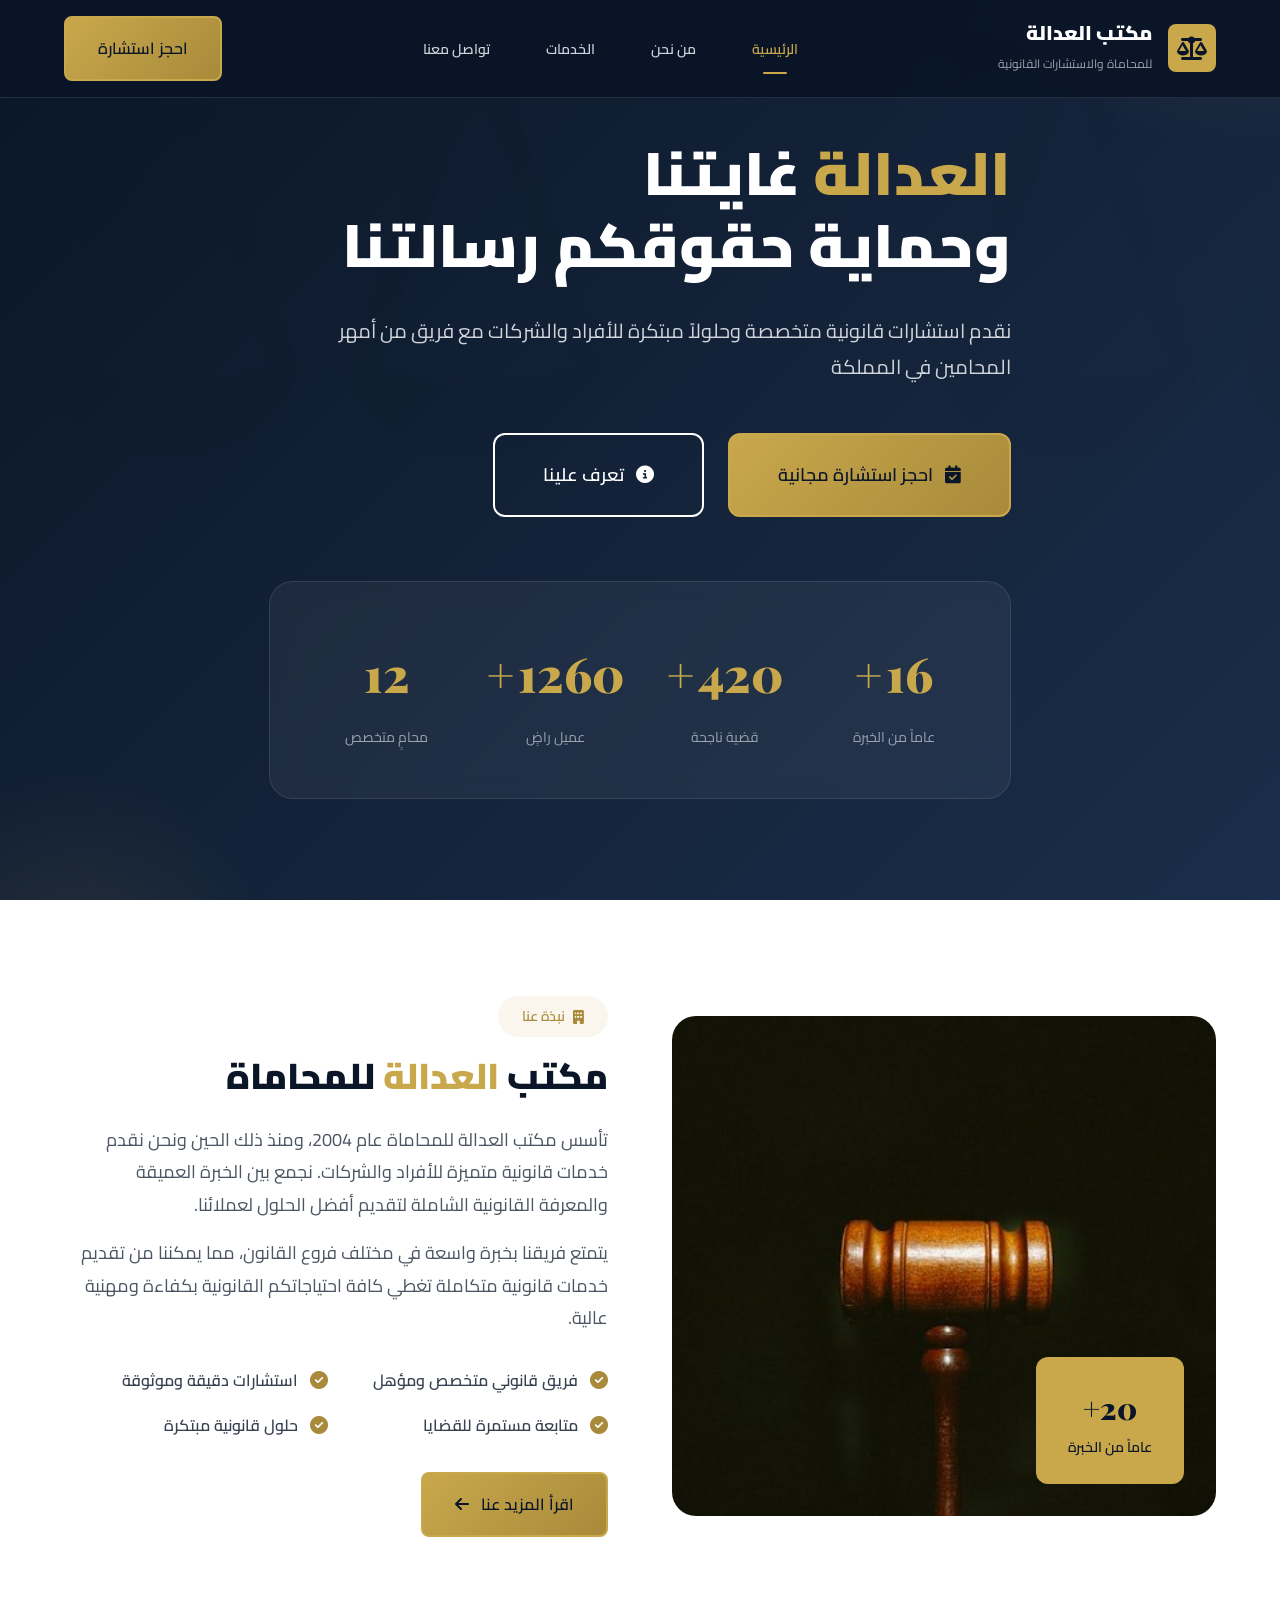
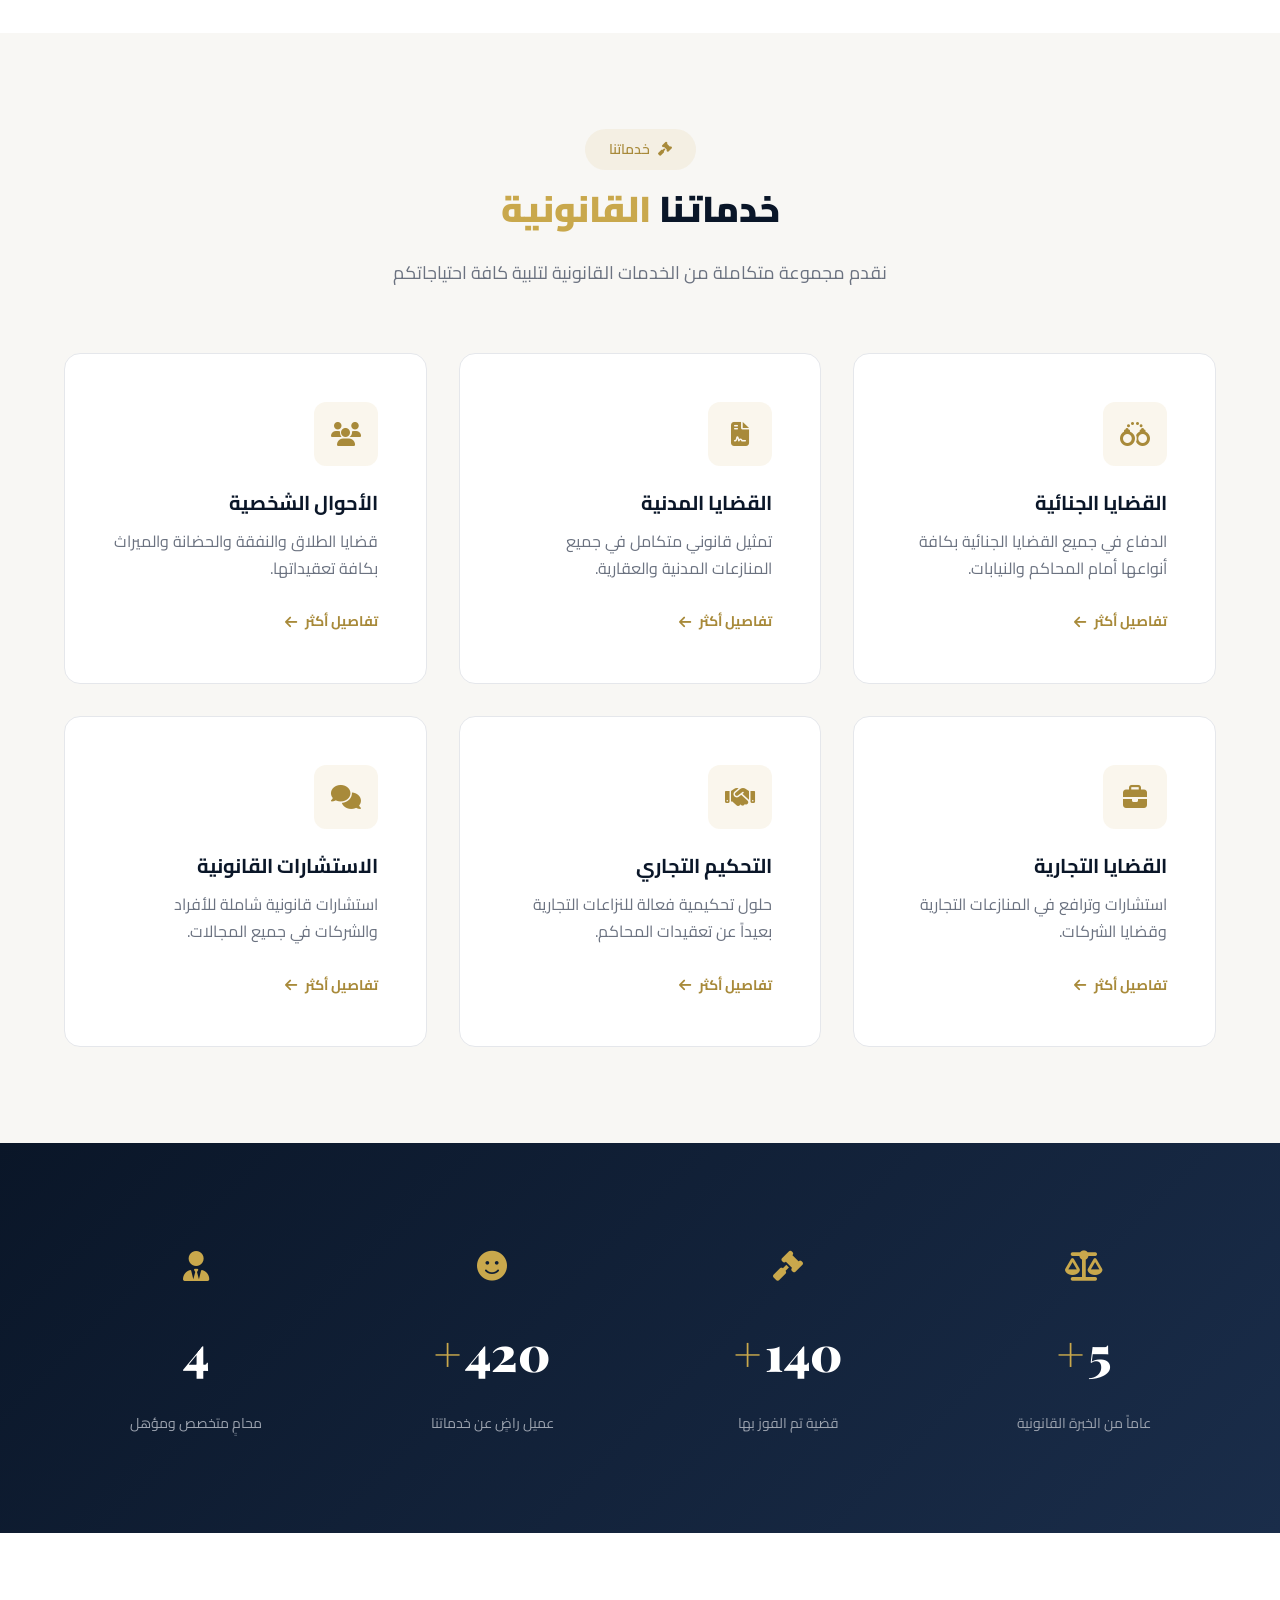
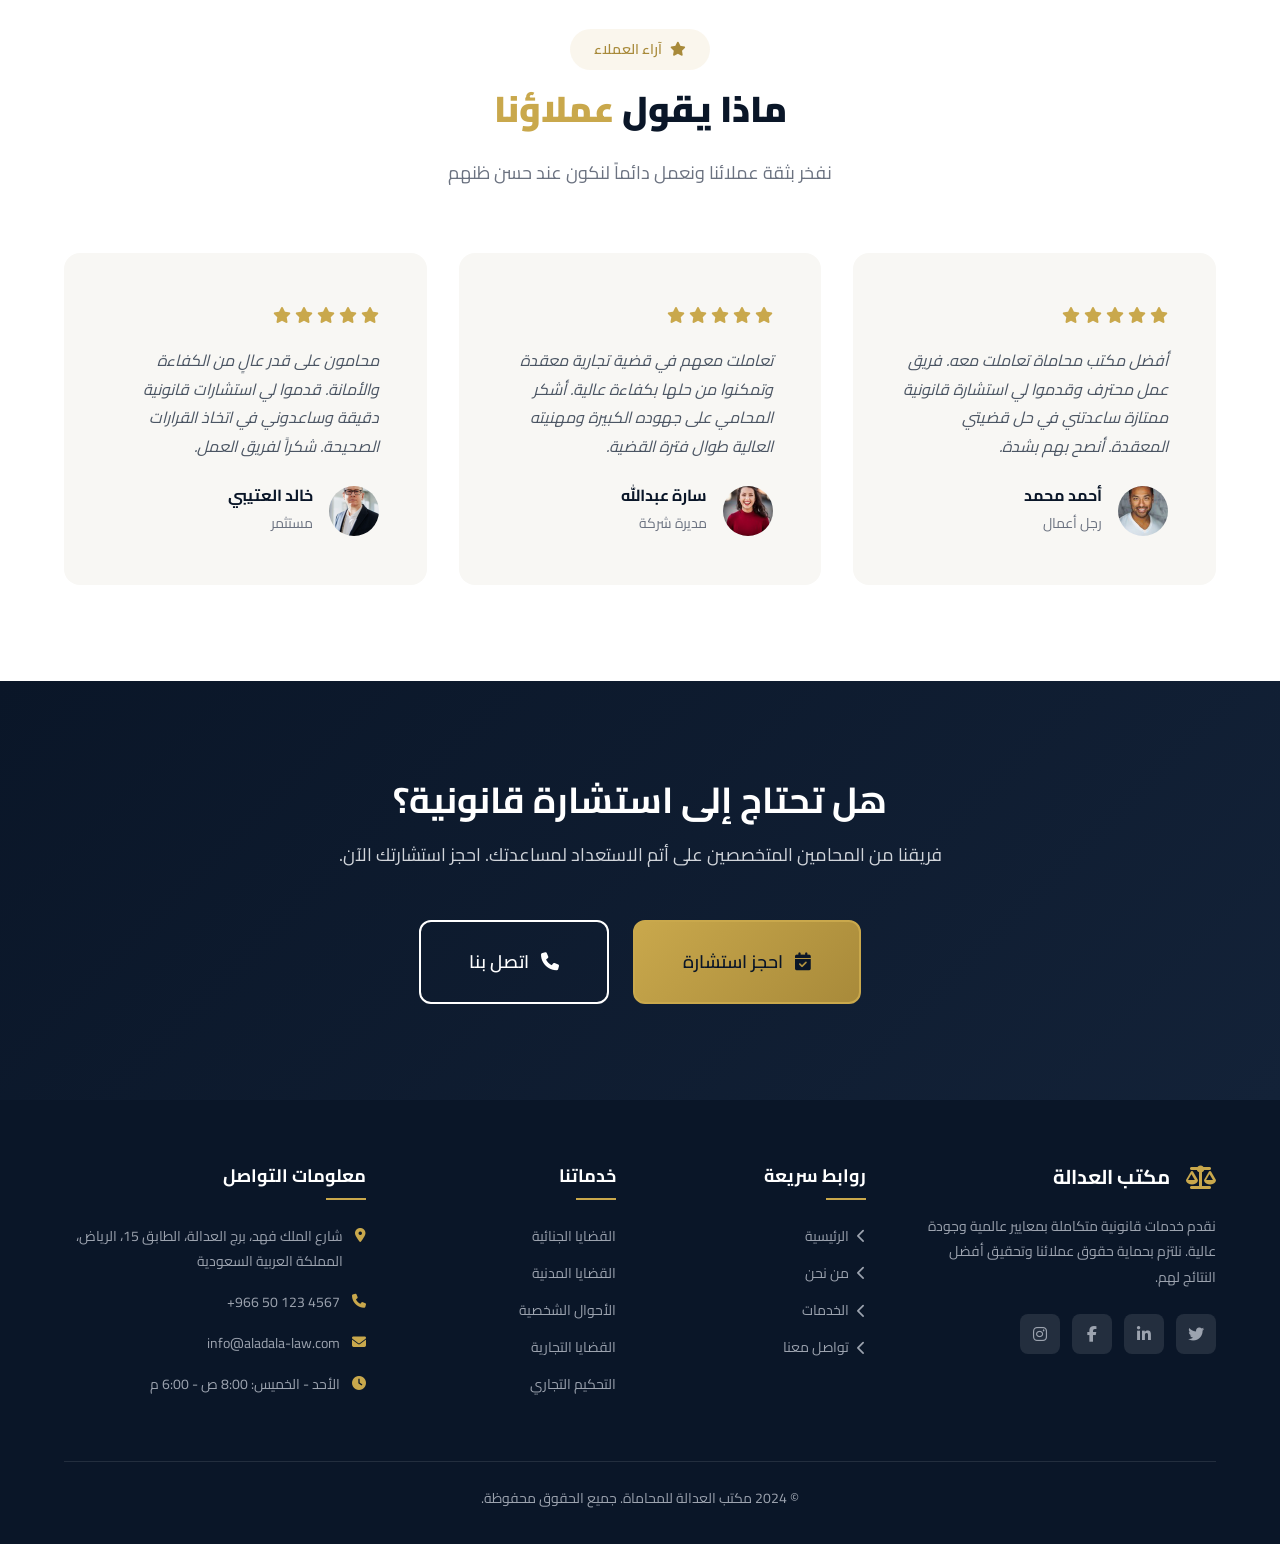
<file: index.html>
<!DOCTYPE html>
<html lang="ar" dir="rtl">
<head>
    <meta charset="UTF-8">
    <meta name="viewport" content="width=device-width, initial-scale=1.0">
    <meta name="description" content="مكتب المحاماة والاستشارات القانونية - خبرة تزيد عن 20 عاماً في القضايا الجنائية والمدنية والتجارية">
    <title>مكتب العدالة للمحاماة | الرئيسية</title>
    
    <!-- Google Fonts -->
    <link rel="preconnect" href="https://fonts.googleapis.com">
    <link rel="preconnect" href="https://fonts.gstatic.com" crossorigin>
    <link href="https://fonts.googleapis.com/css2?family=Cairo:wght@400;600;700;900&family=Playfair+Display:wght@700;800&display=swap" rel="stylesheet">
    
    <!-- Font Awesome -->
    <link rel="stylesheet" href="https://cdnjs.cloudflare.com/ajax/libs/font-awesome/6.5.1/css/all.min.css">
    
    <!-- Custom CSS -->
    <link rel="stylesheet" href="style.css">
</head>
<body>
    <!-- شريط التنقل الثابت -->
    <nav class="navbar" id="navbar">
        <div class="container">
            <div class="nav-brand">
                <div class="logo-icon">
                    <i class="fas fa-balance-scale"></i>
                </div>
                <div class="logo-text">
                    <h2>مكتب العدالة</h2>
                    <span>للمحاماة والاستشارات القانونية</span>
                </div>
            </div>
            
            <ul class="nav-menu" id="navMenu">
                <li class="nav-item">
                    <a href="index.html" class="nav-link active">الرئيسية</a>
                </li>
                <li class="nav-item">
                    <a href="about.html" class="nav-link">من نحن</a>
                </li>
                <li class="nav-item">
                    <a href="services.html" class="nav-link">الخدمات</a>
                </li>
                <li class="nav-item">
                    <a href="contact.html" class="nav-link">تواصل معنا</a>
                </li>
            </ul>
            
            <div class="nav-actions">
                <a href="contact.html" class="btn btn-gold">احجز استشارة</a>
                <div class="hamburger" id="hamburger">
                    <span class="bar"></span>
                    <span class="bar"></span>
                    <span class="bar"></span>
                </div>
            </div>
        </div>
    </nav>

    <!-- قسم Hero -->
    <section class="hero" id="hero">
        <div class="hero-overlay"></div>
        <div class="container">
            <div class="hero-content">
                <h1 class="hero-title">
                    <span class="gold-text">العدالة</span> غايتنا<br>
                    وحماية حقوقكم رسالتنا
                </h1>
                <p class="hero-description">
                    نقدم استشارات قانونية متخصصة وحلولاً مبتكرة للأفراد والشركات مع فريق من أمهر المحامين في المملكة
                </p>
                <div class="hero-buttons">
                    <a href="contact.html" class="btn btn-gold btn-lg">
                        <i class="fas fa-calendar-check"></i>
                        احجز استشارة مجانية
                    </a>
                    <a href="about.html" class="btn btn-outline btn-lg">
                        <i class="fas fa-info-circle"></i>
                        تعرف علينا
                    </a>
                </div>
            </div>
            <div class="hero-stats">
                <div class="stat-item">
                    <span class="stat-number" data-target="20">0</span>
                    <span class="stat-plus">+</span>
                    <p class="stat-label">عاماً من الخبرة</p>
                </div>
                <div class="stat-item">
                    <span class="stat-number" data-target="500">0</span>
                    <span class="stat-plus">+</span>
<p class="stat-label">قضية ناجحة</p>
                </div>
                <div class="stat-item">
                    <span class="stat-number" data-target="1500">0</span>
                    <span class="stat-plus">+</span>
                    <p class="stat-label">عميل راضٍ</p>
                </div>
                <div class="stat-item">
                    <span class="stat-number" data-target="15">0</span>
                    <p class="stat-label">محامٍ متخصص</p>
                </div>
            </div>
        </div>
    </section>

    <!-- قسم نبذة عن المكتب -->
    <section class="about-preview" id="about-preview">
        <div class="container">
            <div class="about-grid">
                <div class="about-image">
                    <div class="image-wrapper">
                        <img src="images/photo_2026-06-24_22-34-33.jpg" alt="مكتب المحاماة">
                        <div class="experience-badge">
                            <span>20+</span>
                            <p>عاماً من الخبرة</p>
                        </div>
                    </div>
                </div>
                <div class="about-content">
                    <div class="section-badge">
                        <i class="fas fa-building"></i>
                        <span>نبذة عنا</span>
                    </div>
                    <h2 class="section-title">مكتب <span class="gold-text">العدالة</span> للمحاماة</h2>
                    <p class="about-text">
                        تأسس مكتب العدالة للمحاماة عام 2004، ومنذ ذلك الحين ونحن نقدم خدمات قانونية متميزة للأفراد والشركات. نجمع بين الخبرة العميقة والمعرفة القانونية الشاملة لتقديم أفضل الحلول لعملائنا.
                    </p>
                    <p class="about-text">
                        يتمتع فريقنا بخبرة واسعة في مختلف فروع القانون، مما يمكننا من تقديم خدمات قانونية متكاملة تغطي كافة احتياجاتكم القانونية بكفاءة ومهنية عالية.
                    </p>
                    <div class="about-features">
                        <div class="feature-item">
                            <i class="fas fa-check-circle"></i>
                            <span>فريق قانوني متخصص ومؤهل</span>
                        </div>
                        <div class="feature-item">
                            <i class="fas fa-check-circle"></i>
                            <span>استشارات دقيقة وموثوقة</span>
                        </div>
                        <div class="feature-item">
                            <i class="fas fa-check-circle"></i>
                            <span>متابعة مستمرة للقضايا</span>
                        </div>
                        <div class="feature-item">
                            <i class="fas fa-check-circle"></i>
                            <span>حلول قانونية مبتكرة</span>
                        </div>
                    </div>
                    <a href="about.html" class="btn btn-gold">
                        <span>اقرأ المزيد عنا</span>
                        <i class="fas fa-arrow-left"></i>
                    </a>
                </div>
            </div>
        </div>
    </section>

    <!-- قسم الخدمات القانونية -->
    <section class="services-preview" id="services-preview">
        <div class="container">
            <div class="section-header text-center">
                <div class="section-badge">
                    <i class="fas fa-gavel"></i>
                    <span>خدماتنا</span>
                </div>
                <h2 class="section-title">خدماتنا <span class="gold-text">القانونية</span></h2>
                <p class="section-description">نقدم مجموعة متكاملة من الخدمات القانونية لتلبية كافة احتياجاتكم</p>
            </div>
            
            <div class="services-grid">
<div class="service-card">
                    <div class="service-icon">
                        <i class="fas fa-handcuffs"></i>
                    </div>
                    <h3 class="service-title">القضايا الجنائية</h3>
                    <p class="service-description">الدفاع في جميع القضايا الجنائية بكافة أنواعها أمام المحاكم والنيابات.</p>
                    <a href="services.html" class="service-link">
                        <span>تفاصيل أكثر</span>
                        <i class="fas fa-arrow-left"></i>
                    </a>
                </div>
                
                <div class="service-card">
                    <div class="service-icon">
                        <i class="fas fa-file-contract"></i>
                    </div>
                    <h3 class="service-title">القضايا المدنية</h3>
                    <p class="service-description">تمثيل قانوني متكامل في جميع المنازعات المدنية والعقارية.</p>
                    <a href="services.html" class="service-link">
                        <span>تفاصيل أكثر</span>
                        <i class="fas fa-arrow-left"></i>
                    </a>
                </div>
                
                <div class="service-card">
                    <div class="service-icon">
                        <i class="fas fa-users"></i>
                    </div>
                    <h3 class="service-title">الأحوال الشخصية</h3>
                    <p class="service-description">قضايا الطلاق والنفقة والحضانة والميراث بكافة تعقيداتها.</p>
                    <a href="services.html" class="service-link">
                        <span>تفاصيل أكثر</span>
                        <i class="fas fa-arrow-left"></i>
                    </a>
                </div>
                
                <div class="service-card">
                    <div class="service-icon">
                        <i class="fas fa-briefcase"></i>
                    </div>
                    <h3 class="service-title">القضايا التجارية</h3>
                    <p class="service-description">استشارات وترافع في المنازعات التجارية وقضايا الشركات.</p>
                    <a href="services.html" class="service-link">
                        <span>تفاصيل أكثر</span>
                        <i class="fas fa-arrow-left"></i>
                    </a>
                </div>
                
                <div class="service-card">
                    <div class="service-icon">
                        <i class="fas fa-handshake"></i>
                    </div>
                    <h3 class="service-title">التحكيم التجاري</h3>
                    <p class="service-description">حلول تحكيمية فعالة للنزاعات التجارية بعيداً عن تعقيدات المحاكم.</p>
                    <a href="services.html" class="service-link">
                        <span>تفاصيل أكثر</span>
                        <i class="fas fa-arrow-left"></i>
                    </a>
                </div>
                
                <div class="service-card">
                    <div class="service-icon">
                        <i class="fas fa-comments"></i>
                    </div>
                    <h3 class="service-title">الاستشارات القانونية</h3>
                    <p class="service-description">استشارات قانونية شاملة للأفراد والشركات في جميع المجالات.</p>
                    <a href="services.html" class="service-link">
                        <span>تفاصيل أكثر</span>
                        <i class="fas fa-arrow-left"></i>
                    </a>
                </div>
            </div>
        </div>
    </section>

    <!-- قسم الإحصائيات -->
    <section class="counter-section" id="counter-section">
        <div class="container">
            <div class="counter-grid">
                <div class="counter-item">
<div class="counter-icon">
                        <i class="fas fa-balance-scale"></i>
                    </div>
                    <div class="counter-number-wrapper">
                        <span class="counter-number" data-target="20">0</span>
                        <span class="counter-plus">+</span>
                    </div>
                    <span class="counter-label">عاماً من الخبرة القانونية</span>
                </div>
                
                <div class="counter-item">
                    <div class="counter-icon">
                        <i class="fas fa-gavel"></i>
                    </div>
                    <div class="counter-number-wrapper">
                        <span class="counter-number" data-target="500">0</span>
                        <span class="counter-plus">+</span>
                    </div>
                    <span class="counter-label">قضية تم الفوز بها</span>
                </div>
                
                <div class="counter-item">
                    <div class="counter-icon">
                        <i class="fas fa-smile"></i>
                    </div>
                    <div class="counter-number-wrapper">
                        <span class="counter-number" data-target="1500">0</span>
                        <span class="counter-plus">+</span>
                    </div>
                    <span class="counter-label">عميل راضٍ عن خدماتنا</span>
                </div>
                
                <div class="counter-item">
                    <div class="counter-icon">
                        <i class="fas fa-user-tie"></i>
                    </div>
                    <div class="counter-number-wrapper">
                        <span class="counter-number" data-target="15">0</span>
                    </div>
                    <span class="counter-label">محامٍ متخصص ومؤهل</span>
                </div>
            </div>
        </div>
    </section>

    <!-- قسم آراء العملاء -->
    <section class="testimonials" id="testimonials">
        <div class="container">
            <div class="section-header text-center">
                <div class="section-badge">
                    <i class="fas fa-star"></i>
                    <span>آراء العملاء</span>
                </div>
                <h2 class="section-title">ماذا يقول <span class="gold-text">عملاؤنا</span></h2>
                <p class="section-description">نفخر بثقة عملائنا ونعمل دائماً لنكون عند حسن ظنهم</p>
            </div>
            
            <div class="testimonials-grid">
                <div class="testimonial-card">
                    <div class="testimonial-stars">
                        <i class="fas fa-star"></i>
                        <i class="fas fa-star"></i>
                        <i class="fas fa-star"></i>
                        <i class="fas fa-star"></i>
                        <i class="fas fa-star"></i>
                    </div>
                    <p class="testimonial-text">
                        أفضل مكتب محاماة تعاملت معه. فريق عمل محترف وقدموا لي استشارة قانونية ممتازة ساعدتني في حل قضيتي المعقدة. أنصح بهم بشدة.
                    </p>
                    <div class="testimonial-author">
                       <img src="images/photo_2026-06-24_22-34-59.jpg" alt="عميل">
                        <div>
                            <h4>أحمد محمد</h4>
                            <span>رجل أعمال</span>
                        </div>
                    </div>
                </div>
                
                <div class="testimonial-card">
                    <div class="testimonial-stars">
                        <i class="fas fa-star"></i>
                        <i class="fas fa-star"></i>
<i class="fas fa-star"></i>
                        <i class="fas fa-star"></i>
                        <i class="fas fa-star"></i>
                    </div>
                    <p class="testimonial-text">
                        تعاملت معهم في قضية تجارية معقدة وتمكنوا من حلها بكفاءة عالية. أشكر المحامي على جهوده الكبيرة ومهنيته العالية طوال فترة القضية.
                    </p>
                    <div class="testimonial-author">
                      <img src="images/photo_2026-06-24_22-35-18.jpg" alt="عميلة">
                        <div>
                            <h4>سارة عبدالله</h4>
                            <span>مديرة شركة</span>
                        </div>
                    </div>
                </div>
                
                <div class="testimonial-card">
                    <div class="testimonial-stars">
                        <i class="fas fa-star"></i>
                        <i class="fas fa-star"></i>
                        <i class="fas fa-star"></i>
                        <i class="fas fa-star"></i>
                        <i class="fas fa-star"></i>
                    </div>
                    <p class="testimonial-text">
                        محامون على قدر عالٍ من الكفاءة والأمانة. قدموا لي استشارات قانونية دقيقة وساعدوني في اتخاذ القرارات الصحيحة. شكراً لفريق العمل.
                    </p>
                    <div class="testimonial-author">
                       <img src="images/photo_2026-06-24_22-35-35.jpg" alt="عميل">
                        <div>
                            <h4>خالد العتيبي</h4>
                            <span>مستثمر</span>
                        </div>
                    </div>
                </div>
            </div>
        </div>
    </section>

    <!-- قسم الدعوة للتواصل -->
    <section class="cta" id="cta">
        <div class="container">
            <div class="cta-content">
                <h2>هل تحتاج إلى استشارة قانونية؟</h2>
                <p>فريقنا من المحامين المتخصصين على أتم الاستعداد لمساعدتك. احجز استشارتك الآن.</p>
                <div class="cta-buttons">
                    <a href="contact.html" class="btn btn-gold btn-lg">
                        <i class="fas fa-calendar-check"></i>
                        احجز استشارة
                    </a>
                    <a href="tel:+966501234567" class="btn btn-outline btn-lg">
                        <i class="fas fa-phone"></i>
                        اتصل بنا
                    </a>
                </div>
            </div>
        </div>
    </section>

    <!-- الفوتر -->
    <footer class="footer">
        <div class="container">
            <div class="footer-grid">
                <div class="footer-about">
                    <div class="footer-logo">
                        <i class="fas fa-balance-scale"></i>
                        <h3>مكتب العدالة</h3>
                    </div>
                    <p>نقدم خدمات قانونية متكاملة بمعايير عالمية وجودة عالية. نلتزم بحماية حقوق عملائنا وتحقيق أفضل النتائج لهم.</p>
                    <div class="footer-social">
                        <a href="#"><i class="fab fa-twitter"></i></a>
                        <a href="#"><i class="fab fa-linkedin-in"></i></a>
                        <a href="#"><i class="fab fa-facebook-f"></i></a>
                        <a href="#"><i class="fab fa-instagram"></i></a>
                    </div>
                </div>
                
                <div class="footer-links">
                    <h4>روابط سريعة</h4>
                    <ul>
                        <li><a href="index.html"><i class="fas fa-chevron-left"></i> الرئيسية</a></li>
                        <li><a href="about.html"><i class="fas fa-chevron-left"></i> من نحن</a></li>
<li><a href="services.html"><i class="fas fa-chevron-left"></i> الخدمات</a></li>
                        <li><a href="contact.html"><i class="fas fa-chevron-left"></i> تواصل معنا</a></li>
                    </ul>
                </div>
                
                <div class="footer-services">
                    <h4>خدماتنا</h4>
                    <ul>
                        <li><a href="services.html">القضايا الجنائية</a></li>
                        <li><a href="services.html">القضايا المدنية</a></li>
                        <li><a href="services.html">الأحوال الشخصية</a></li>
                        <li><a href="services.html">القضايا التجارية</a></li>
                        <li><a href="services.html">التحكيم التجاري</a></li>
                    </ul>
                </div>
                
                <div class="footer-contact">
                    <h4>معلومات التواصل</h4>
                    <ul>
                        <li>
                            <i class="fas fa-map-marker-alt"></i>
                            <span>شارع الملك فهد، برج العدالة، الطابق 15، الرياض، المملكة العربية السعودية</span>
                        </li>
                        <li>
                            <i class="fas fa-phone"></i>
                            <span dir="ltr">+966 50 123 4567</span>
                        </li>
                        <li>
                            <i class="fas fa-envelope"></i>
                            <span>info@aladala-law.com</span>
                        </li>
                        <li>
                            <i class="fas fa-clock"></i>
                            <span>الأحد - الخميس: 8:00 ص - 6:00 م</span>
                        </li>
                    </ul>
                </div>
            </div>
            
            <div class="footer-bottom">
                <p>&copy; 2024 مكتب العدالة للمحاماة. جميع الحقوق محفوظة.</p>
            </div>
        </div>
    </footer>

    <!-- زر العودة للأعلى -->
    <button class="back-to-top" id="backToTop">
        <i class="fas fa-arrow-up"></i>
    </button>

     <!-- JavaScript -->
    <script src="main.js"></script>
</body>
</html>
</file>
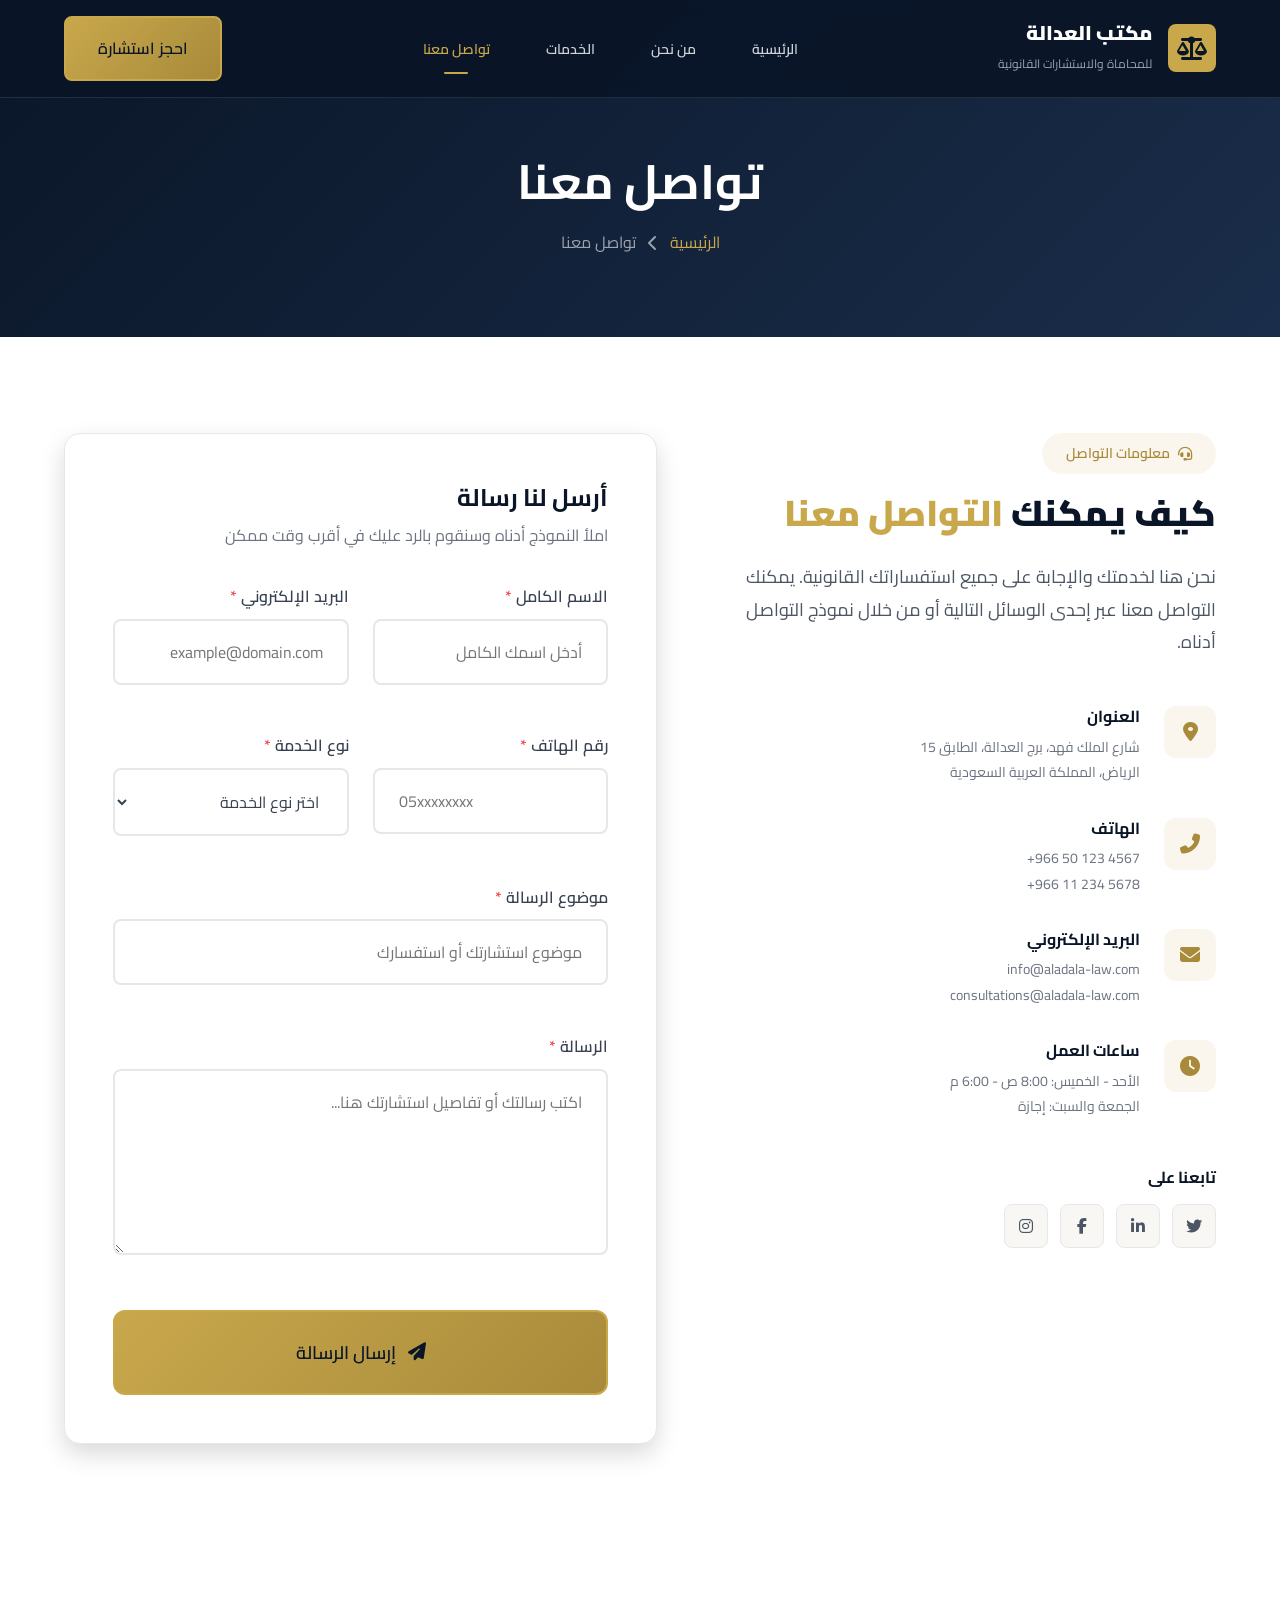
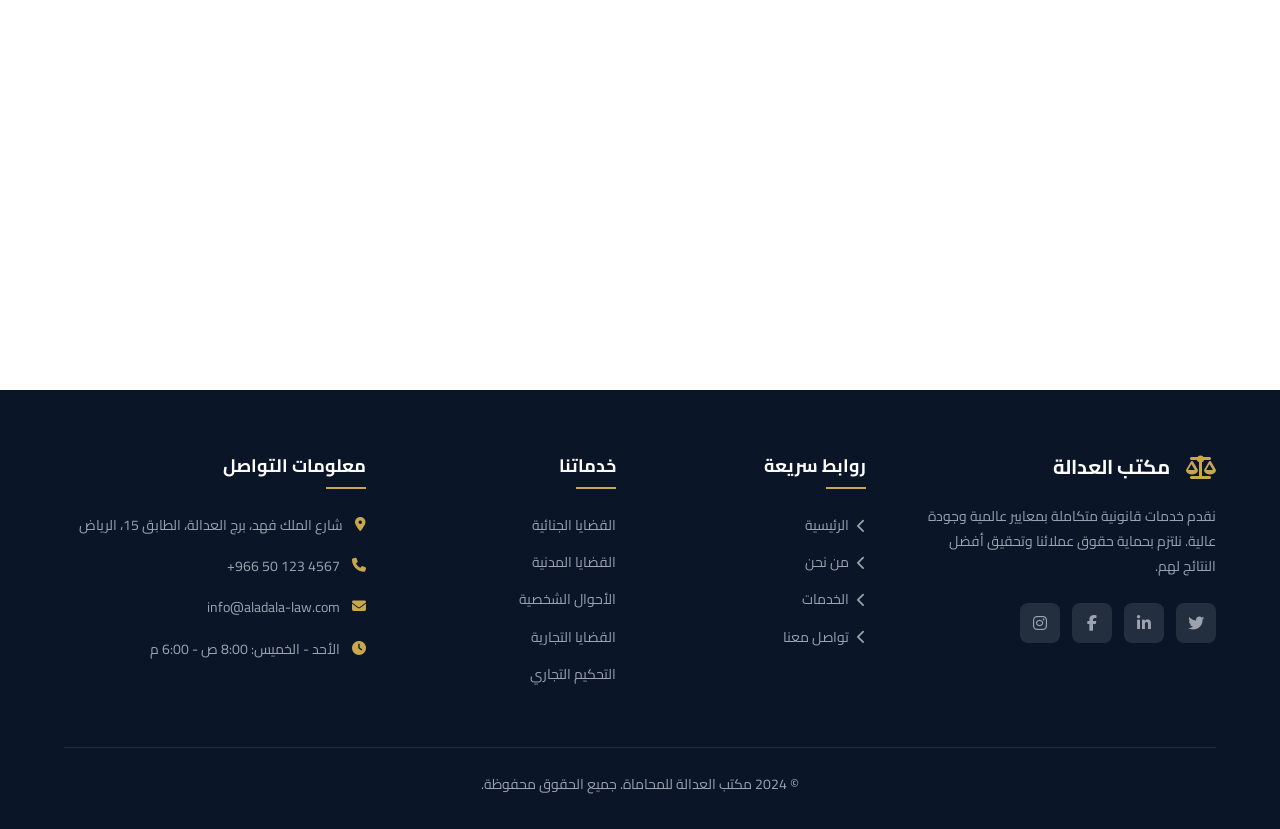
<file: contact.html>
<!DOCTYPE html>
<html lang="ar" dir="rtl">
<head>
    <meta charset="UTF-8">
    <meta name="viewport" content="width=device-width, initial-scale=1.0">
    <meta name="description" content="تواصل مع مكتب العدالة للمحاماة - احجز استشارتك القانونية الآن">
    <title>مكتب العدالة للمحاماة | تواصل معنا</title>
    
    <!-- Google Fonts -->
    <link rel="preconnect" href="https://fonts.googleapis.com">
    <link rel="preconnect" href="https://fonts.gstatic.com" crossorigin>
    <link href="https://fonts.googleapis.com/css2?family=Cairo:wght@400;600;700;900&family=Playfair+Display:wght@700;800&display=swap" rel="stylesheet">
    
    <!-- Font Awesome -->
    <link rel="stylesheet" href="https://cdnjs.cloudflare.com/ajax/libs/font-awesome/6.5.1/css/all.min.css">
    
    <!-- Custom CSS -->
    <link rel="stylesheet" href="style.css">
</head>
<body>
    <!-- شريط التنقل الثابت -->
    <nav class="navbar" id="navbar">
        <div class="container">
            <div class="nav-brand">
                <div class="logo-icon">
                    <i class="fas fa-balance-scale"></i>
                </div>
                <div class="logo-text">
                    <h2>مكتب العدالة</h2>
                    <span>للمحاماة والاستشارات القانونية</span>
                </div>
            </div>
            
            <ul class="nav-menu" id="navMenu">
                <li class="nav-item">
                    <a href="index.html" class="nav-link">الرئيسية</a>
                </li>
                <li class="nav-item">
                    <a href="about.html" class="nav-link">من نحن</a>
                </li>
                <li class="nav-item">
                    <a href="services.html" class="nav-link">الخدمات</a>
                </li>
                <li class="nav-item">
                    <a href="contact.html" class="nav-link active">تواصل معنا</a>
                </li>
            </ul>
            
            <div class="nav-actions">
                <a href="contact.html" class="btn btn-gold">احجز استشارة</a>
                <div class="hamburger" id="hamburger">
                    <span class="bar"></span>
                    <span class="bar"></span>
                    <span class="bar"></span>
                </div>
            </div>
        </div>
    </nav>

    <!-- رأس الصفحة -->
    <section class="page-header">
        <div class="page-header-overlay"></div>
        <div class="container">
            <h1>تواصل معنا</h1>
            <div class="breadcrumb">
                <a href="index.html">الرئيسية</a>
                <i class="fas fa-chevron-left"></i>
                <span>تواصل معنا</span>
            </div>
        </div>
    </section>

    <!-- قسم التواصل -->
    <section class="contact-section" id="contact-section">
        <div class="container">
            <div class="contact-grid">
                <!-- معلومات التواصل -->
                <div class="contact-info">
                    <div class="section-badge">
                        <i class="fas fa-headset"></i>
                        <span>معلومات التواصل</span>
                    </div>
                    <h2 class="section-title">كيف يمكنك <span class="gold-text">التواصل معنا</span></h2>
                    <p class="contact-info-text">نحن هنا لخدمتك والإجابة على جميع استفساراتك القانونية. يمكنك التواصل معنا عبر إحدى الوسائل التالية أو من خلال نموذج التواصل أدناه.</p>
                    
                    <div class="contact-details">
                        <div class="contact-detail-item">
                            <div class="contact-detail-icon">
                                <i class="fas fa-map-marker-alt"></i>
                            </div>
                            <div>
                                <h4>العنوان</h4>
<p>شارع الملك فهد، برج العدالة، الطابق 15<br>الرياض، المملكة العربية السعودية</p>
                            </div>
                        </div>
                        
                        <div class="contact-detail-item">
                            <div class="contact-detail-icon">
                                <i class="fas fa-phone-alt"></i>
                            </div>
                            <div>
                                <h4>الهاتف</h4>
                                <p dir="ltr">+966 50 123 4567</p>
                                <p dir="ltr">+966 11 234 5678</p>
                            </div>
                        </div>
                        
                        <div class="contact-detail-item">
                            <div class="contact-detail-icon">
                                <i class="fas fa-envelope"></i>
                            </div>
                            <div>
                                <h4>البريد الإلكتروني</h4>
                                <p>info@aladala-law.com</p>
                                <p>consultations@aladala-law.com</p>
                            </div>
                        </div>
                        
                        <div class="contact-detail-item">
                            <div class="contact-detail-icon">
                                <i class="fas fa-clock"></i>
                            </div>
                            <div>
                                <h4>ساعات العمل</h4>
                                <p>الأحد - الخميس: 8:00 ص - 6:00 م</p>
                                <p>الجمعة والسبت: إجازة</p>
                            </div>
                        </div>
                    </div>
                    
                    <div class="contact-social">
                        <h4>تابعنا على</h4>
                        <div class="social-links">
                            <a href="#"><i class="fab fa-twitter"></i></a>
                            <a href="#"><i class="fab fa-linkedin-in"></i></a>
                            <a href="#"><i class="fab fa-facebook-f"></i></a>
                            <a href="#"><i class="fab fa-instagram"></i></a>
                        </div>
                    </div>
                </div>
                
                <!-- نموذج التواصل -->
                <div class="contact-form-wrapper">
                    <h3>أرسل لنا رسالة</h3>
                    <p>املأ النموذج أدناه وسنقوم بالرد عليك في أقرب وقت ممكن</p>
                    
                    <!-- رسائل النجاح والخطأ -->
                    <div class="form-message success-message" id="successMessage">
                        <i class="fas fa-check-circle"></i>
                        <span>تم إرسال رسالتك بنجاح! سنتواصل معك قريباً.</span>
                    </div>
                    <div class="form-message error-message" id="errorMessage">
                        <i class="fas fa-exclamation-circle"></i>
                        <span>يرجى تصحيح الأخطاء في النموذج.</span>
                    </div>
                    
                    <form class="contact-form" id="contactForm" novalidate>
                        <div class="form-row">
                            <div class="form-group">
                                <label for="fullName">الاسم الكامل <span class="required">*</span></label>
                                <input type="text" id="fullName" placeholder="أدخل اسمك الكامل">
                                <small class="error-text" id="fullNameError"></small>
                            </div>
                            
                            <div class="form-group">
                                <label for="email">البريد الإلكتروني <span class="required">*</span></label>
<input type="email" id="email" placeholder="example@domain.com">
                                <small class="error-text" id="emailError"></small>
                            </div>
                        </div>
                        
                        <div class="form-row">
                            <div class="form-group">
                                <label for="phone">رقم الهاتف <span class="required">*</span></label>
                                <input type="tel" id="phone" placeholder="05xxxxxxxx">
                                <small class="error-text" id="phoneError"></small>
                            </div>
                            
                            <div class="form-group">
                                <label for="service">نوع الخدمة <span class="required">*</span></label>
                                <select id="service">
                                    <option value="">اختر نوع الخدمة</option>
                                    <option value="criminal">القضايا الجنائية</option>
                                    <option value="civil">القضايا المدنية</option>
                                    <option value="personal">الأحوال الشخصية</option>
                                    <option value="commercial">القضايا التجارية</option>
                                    <option value="arbitration">التحكيم التجاري</option>
                                    <option value="consultation">استشارة قانونية</option>
                                    <option value="other">أخرى</option>
                                </select>
                                <small class="error-text" id="serviceError"></small>
                            </div>
                        </div>
                        
                        <div class="form-group">
                            <label for="subject">موضوع الرسالة <span class="required">*</span></label>
                            <input type="text" id="subject" placeholder="موضوع استشارتك أو استفسارك">
                            <small class="error-text" id="subjectError"></small>
                        </div>
                        
                        <div class="form-group">
                            <label for="message">الرسالة <span class="required">*</span></label>
                            <textarea id="message" rows="5" placeholder="اكتب رسالتك أو تفاصيل استشارتك هنا..."></textarea>
                            <small class="error-text" id="messageError"></small>
                        </div>
                        
                        <button type="submit" class="btn btn-gold btn-lg btn-block">
                            <i class="fas fa-paper-plane"></i>
                            إرسال الرسالة
                        </button>
                    </form>
                </div>
            </div>
        </div>
    </section>

    <!-- خريطة Google Maps -->
    <section class="map-section" id="map-section">
        <div class="map-wrapper">
            <iframe 
                src="https://www.google.com/maps/embed?pb=!1m18!1m12!1m3!1d3622.91487654321!2d46.6753!3d24.7136!2m3!1f0!2f0!3f0!3m2!1i1024!2i768!4f13.1!3m3!1m2!1s0x0%3A0x0!2zMjTCsDQyJzQ5LjAiTiA0NsKwNDAnMzEuMSJF!5e0!3m2!1sar!2ssa!4v1700000000000"
                width="100%" 
                height="450" 
                style="border:0;" 
                allowfullscreen="" 
                loading="lazy" 
                referrerpolicy="no-referrer-when-downgrade"
                title="موقع مكتب العدالة على الخريطة">
            </iframe>
        </div>
    </section>

    <!-- الفوتر -->
    <footer class="footer">
        <div class="container">
            <div class="footer-grid">
                <div class="footer-about">
<div class="footer-logo">
                        <i class="fas fa-balance-scale"></i>
                        <h3>مكتب العدالة</h3>
                    </div>
                    <p>نقدم خدمات قانونية متكاملة بمعايير عالمية وجودة عالية. نلتزم بحماية حقوق عملائنا وتحقيق أفضل النتائج لهم.</p>
                    <div class="footer-social">
                        <a href="#"><i class="fab fa-twitter"></i></a>
                        <a href="#"><i class="fab fa-linkedin-in"></i></a>
                        <a href="#"><i class="fab fa-facebook-f"></i></a>
                        <a href="#"><i class="fab fa-instagram"></i></a>
                    </div>
                </div>
                
                <div class="footer-links">
                    <h4>روابط سريعة</h4>
                    <ul>
                        <li><a href="index.html"><i class="fas fa-chevron-left"></i> الرئيسية</a></li>
                        <li><a href="about.html"><i class="fas fa-chevron-left"></i> من نحن</a></li>
                        <li><a href="services.html"><i class="fas fa-chevron-left"></i> الخدمات</a></li>
                        <li><a href="contact.html"><i class="fas fa-chevron-left"></i> تواصل معنا</a></li>
                    </ul>
                </div>
                
                <div class="footer-services">
                    <h4>خدماتنا</h4>
                    <ul>
                        <li><a href="services.html">القضايا الجنائية</a></li>
                        <li><a href="services.html">القضايا المدنية</a></li>
                        <li><a href="services.html">الأحوال الشخصية</a></li>
                        <li><a href="services.html">القضايا التجارية</a></li>
                        <li><a href="services.html">التحكيم التجاري</a></li>
                    </ul>
                </div>
                
                <div class="footer-contact">
                    <h4>معلومات التواصل</h4>
                    <ul>
                        <li>
                            <i class="fas fa-map-marker-alt"></i>
                            <span>شارع الملك فهد، برج العدالة، الطابق 15، الرياض</span>
                        </li>
                        <li>
                            <i class="fas fa-phone"></i>
                            <span dir="ltr">+966 50 123 4567</span>
                        </li>
                        <li>
                            <i class="fas fa-envelope"></i>
                            <span>info@aladala-law.com</span>
                        </li>
                        <li>
                            <i class="fas fa-clock"></i>
                            <span>الأحد - الخميس: 8:00 ص - 6:00 م</span>
                        </li>
                    </ul>
                </div>
            </div>
            
            <div class="footer-bottom">
                <p>&copy; 2024 مكتب العدالة للمحاماة. جميع الحقوق محفوظة.</p>
            </div>
        </div>
    </footer>

    <!-- زر العودة للأعلى -->
    <button class="back-to-top" id="backToTop">
        <i class="fas fa-arrow-up"></i>
    </button>

    <!-- JavaScript -->
    <script src="main.js"></script>
</body>
</html>
</file>
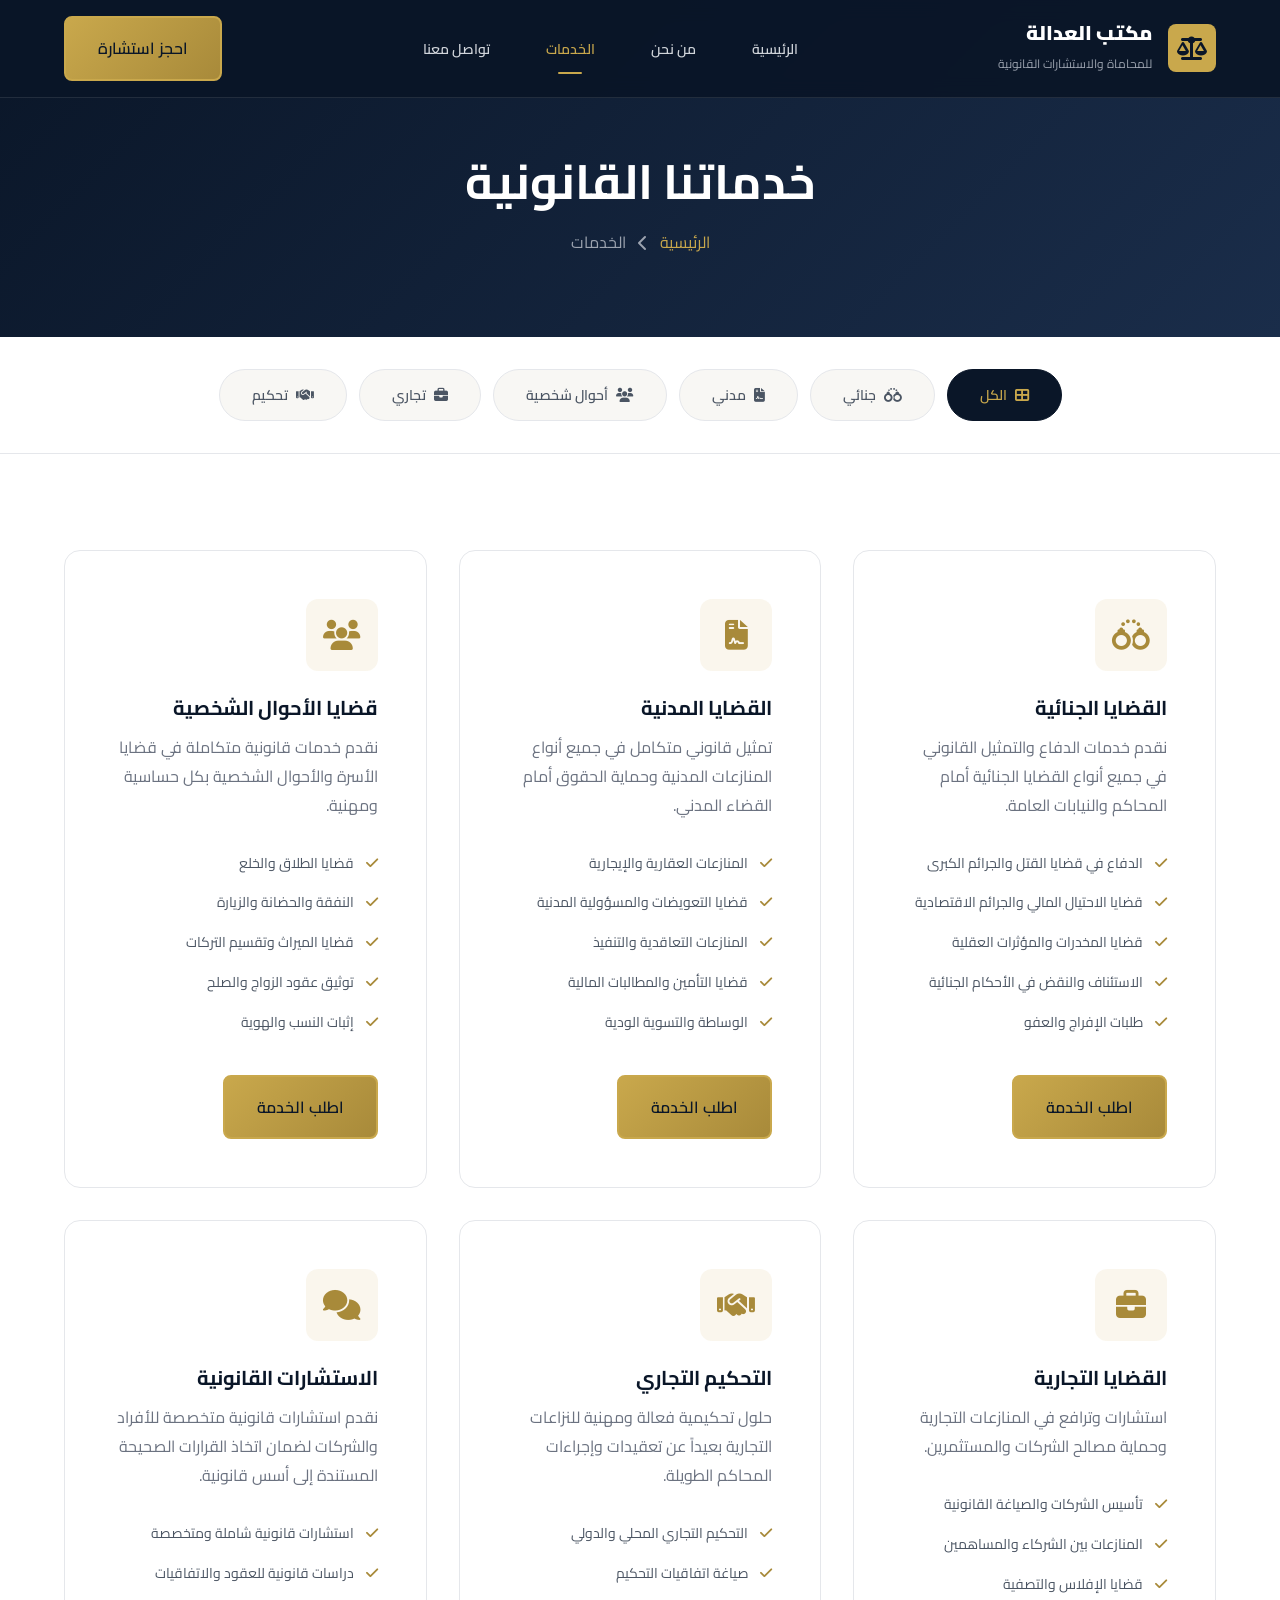
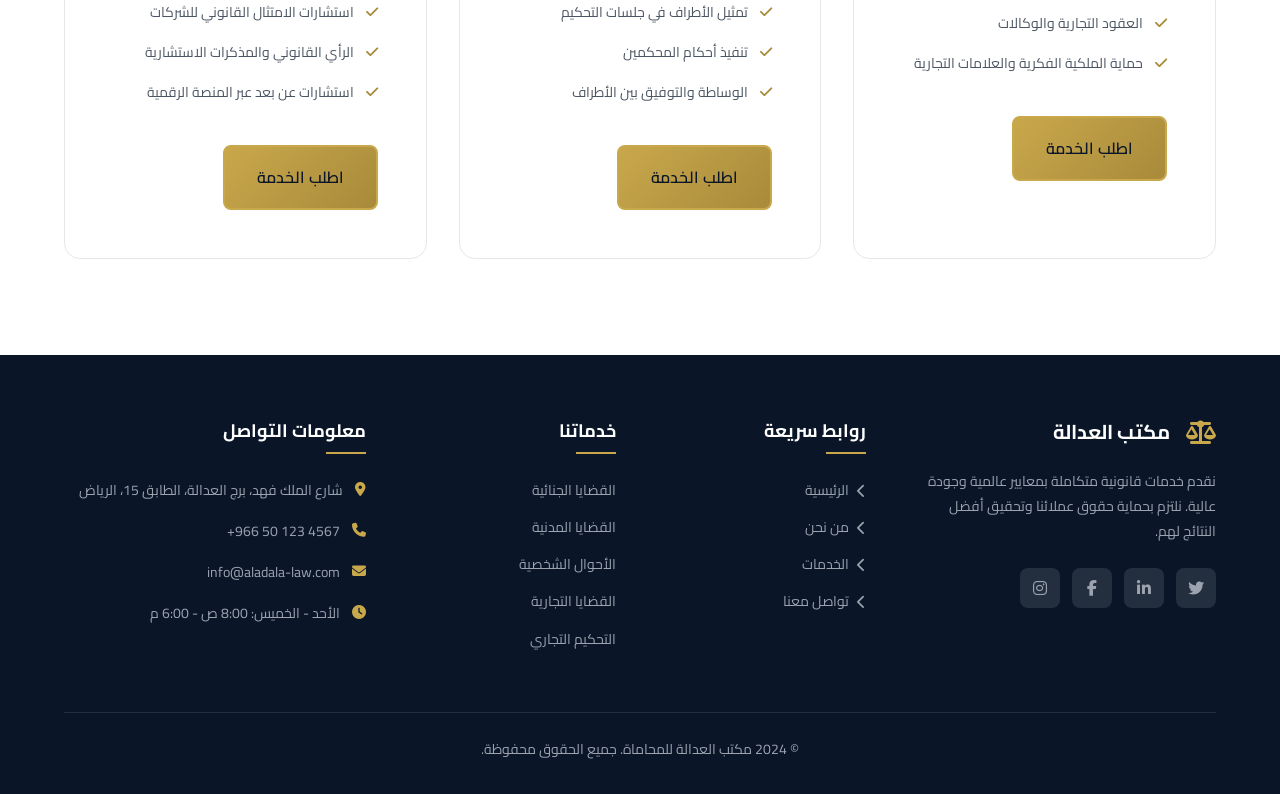
<file: services.html>
<!DOCTYPE html>
<html lang="ar" dir="rtl">
<head>
    <meta charset="UTF-8">
    <meta name="viewport" content="width=device-width, initial-scale=1.0">
    <meta name="description" content="خدمات مكتب العدالة القانونية المتكاملة - جنائي، مدني، تجاري، أحوال شخصية، تحكيم">
    <title>مكتب العدالة للمحاماة | الخدمات القانونية</title>
    
    <!-- Google Fonts -->
    <link rel="preconnect" href="https://fonts.googleapis.com">
    <link rel="preconnect" href="https://fonts.gstatic.com" crossorigin>
    <link href="https://fonts.googleapis.com/css2?family=Cairo:wght@400;600;700;900&family=Playfair+Display:wght@700;800&display=swap" rel="stylesheet">
    
    <!-- Font Awesome -->
    <link rel="stylesheet" href="https://cdnjs.cloudflare.com/ajax/libs/font-awesome/6.5.1/css/all.min.css">
    
    <!-- Custom CSS -->
    <link rel="stylesheet" href="style.css">
</head>
<body>
    <!-- شريط التنقل الثابت -->
    <nav class="navbar" id="navbar">
        <div class="container">
            <div class="nav-brand">
                <div class="logo-icon">
                    <i class="fas fa-balance-scale"></i>
                </div>
                <div class="logo-text">
                    <h2>مكتب العدالة</h2>
                    <span>للمحاماة والاستشارات القانونية</span>
                </div>
            </div>
            
            <ul class="nav-menu" id="navMenu">
                <li class="nav-item">
                    <a href="index.html" class="nav-link">الرئيسية</a>
                </li>
                <li class="nav-item">
                    <a href="about.html" class="nav-link">من نحن</a>
                </li>
                <li class="nav-item">
                    <a href="services.html" class="nav-link active">الخدمات</a>
                </li>
                <li class="nav-item">
                    <a href="contact.html" class="nav-link">تواصل معنا</a>
                </li>
            </ul>
            
            <div class="nav-actions">
                <a href="contact.html" class="btn btn-gold">احجز استشارة</a>
                <div class="hamburger" id="hamburger">
                    <span class="bar"></span>
                    <span class="bar"></span>
                    <span class="bar"></span>
                </div>
            </div>
        </div>
    </nav>

    <!-- رأس الصفحة -->
    <section class="page-header">
        <div class="page-header-overlay"></div>
        <div class="container">
            <h1>خدماتنا القانونية</h1>
            <div class="breadcrumb">
                <a href="index.html">الرئيسية</a>
                <i class="fas fa-chevron-left"></i>
                <span>الخدمات</span>
            </div>
        </div>
    </section>

    <!-- أزرار تصفية الخدمات -->
    <section class="services-filter" id="services-filter">
        <div class="container">
            <div class="filter-buttons">
                <button class="filter-btn active" data-filter="all">
                    <i class="fas fa-th-large"></i>
                    الكل
                </button>
                <button class="filter-btn" data-filter="criminal">
                    <i class="fas fa-handcuffs"></i>
                    جنائي
                </button>
                <button class="filter-btn" data-filter="civil">
                    <i class="fas fa-file-contract"></i>
                    مدني
                </button>
                <button class="filter-btn" data-filter="personal">
                    <i class="fas fa-users"></i>
                    أحوال شخصية
                </button>
                <button class="filter-btn" data-filter="commercial">
                    <i class="fas fa-briefcase"></i>
                    تجاري
                </button>
                <button class="filter-btn" data-filter="arbitration">
                    <i class="fas fa-handshake"></i>
                    تحكيم
                </button>
            </div>
        </div>
    </section>
<!-- بطاقات الخدمات التفصيلية -->
    <section class="services-detail" id="services-detail">
        <div class="container">
            <div class="services-detail-grid">
                <!-- خدمة 1: القضايا الجنائية -->
                <div class="service-detail-card" data-category="criminal">
                    <div class="service-detail-icon">
                        <i class="fas fa-handcuffs"></i>
                    </div>
                    <h3>القضايا الجنائية</h3>
                    <p>نقدم خدمات الدفاع والتمثيل القانوني في جميع أنواع القضايا الجنائية أمام المحاكم والنيابات العامة.</p>
                    <ul class="service-features">
                        <li><i class="fas fa-check"></i> الدفاع في قضايا القتل والجرائم الكبرى</li>
                        <li><i class="fas fa-check"></i> قضايا الاحتيال المالي والجرائم الاقتصادية</li>
                        <li><i class="fas fa-check"></i> قضايا المخدرات والمؤثرات العقلية</li>
                        <li><i class="fas fa-check"></i> الاستئناف والنقض في الأحكام الجنائية</li>
                        <li><i class="fas fa-check"></i> طلبات الإفراج والعفو</li>
                    </ul>
                    <a href="contact.html" class="btn btn-gold">اطلب الخدمة</a>
                </div>
                
                <!-- خدمة 2: القضايا المدنية -->
                <div class="service-detail-card" data-category="civil">
                    <div class="service-detail-icon">
                        <i class="fas fa-file-contract"></i>
                    </div>
                    <h3>القضايا المدنية</h3>
                    <p>تمثيل قانوني متكامل في جميع أنواع المنازعات المدنية وحماية الحقوق أمام القضاء المدني.</p>
                    <ul class="service-features">
                        <li><i class="fas fa-check"></i> المنازعات العقارية والإيجارية</li>
                        <li><i class="fas fa-check"></i> قضايا التعويضات والمسؤولية المدنية</li>
                        <li><i class="fas fa-check"></i> المنازعات التعاقدية والتنفيذ</li>
                        <li><i class="fas fa-check"></i> قضايا التأمين والمطالبات المالية</li>
                        <li><i class="fas fa-check"></i> الوساطة والتسوية الودية</li>
                    </ul>
                    <a href="contact.html" class="btn btn-gold">اطلب الخدمة</a>
                </div>
                
                <!-- خدمة 3: الأحوال الشخصية -->
                <div class="service-detail-card" data-category="personal">
                    <div class="service-detail-icon">
                        <i class="fas fa-users"></i>
                    </div>
                    <h3>قضايا الأحوال الشخصية</h3>
                    <p>نقدم خدمات قانونية متكاملة في قضايا الأسرة والأحوال الشخصية بكل حساسية ومهنية.</p>
                    <ul class="service-features">
                        <li><i class="fas fa-check"></i> قضايا الطلاق والخلع</li>
                        <li><i class="fas fa-check"></i> النفقة والحضانة والزيارة</li>
                        <li><i class="fas fa-check"></i> قضايا الميراث وتقسيم التركات</li>
                        <li><i class="fas fa-check"></i> توثيق عقود الزواج والصلح</li>
                        <li><i class="fas fa-check"></i> إثبات النسب والهوية</li>
                    </ul>
                    <a href="contact.html" class="btn btn-gold">اطلب الخدمة</a>
                </div>
                
                <!-- خدمة 4: القضايا التجارية -->
                <div class="service-detail-card" data-category="commercial">
                    <div class="service-detail-icon">
                        <i class="fas fa-briefcase"></i>
                    </div>
                    <h3>القضايا التجارية</h3>
                    <p>استشارات وترافع في المنازعات التجارية وحماية مصالح الشركات والمستثمرين.</p>
<ul class="service-features">
                        <li><i class="fas fa-check"></i> تأسيس الشركات والصياغة القانونية</li>
                        <li><i class="fas fa-check"></i> المنازعات بين الشركاء والمساهمين</li>
                        <li><i class="fas fa-check"></i> قضايا الإفلاس والتصفية</li>
                        <li><i class="fas fa-check"></i> العقود التجارية والوكالات</li>
                        <li><i class="fas fa-check"></i> حماية الملكية الفكرية والعلامات التجارية</li>
                    </ul>
                    <a href="contact.html" class="btn btn-gold">اطلب الخدمة</a>
                </div>
                
                <!-- خدمة 5: التحكيم -->
                <div class="service-detail-card" data-category="arbitration">
                    <div class="service-detail-icon">
                        <i class="fas fa-handshake"></i>
                    </div>
                    <h3>التحكيم التجاري</h3>
                    <p>حلول تحكيمية فعالة ومهنية للنزاعات التجارية بعيداً عن تعقيدات وإجراءات المحاكم الطويلة.</p>
                    <ul class="service-features">
                        <li><i class="fas fa-check"></i> التحكيم التجاري المحلي والدولي</li>
                        <li><i class="fas fa-check"></i> صياغة اتفاقيات التحكيم</li>
                        <li><i class="fas fa-check"></i> تمثيل الأطراف في جلسات التحكيم</li>
                        <li><i class="fas fa-check"></i> تنفيذ أحكام المحكمين</li>
                        <li><i class="fas fa-check"></i> الوساطة والتوفيق بين الأطراف</li>
                    </ul>
                    <a href="contact.html" class="btn btn-gold">اطلب الخدمة</a>
                </div>
                
                <!-- خدمة 6: الاستشارات القانونية -->
                <div class="service-detail-card" data-category="all">
                    <div class="service-detail-icon">
                        <i class="fas fa-comments"></i>
                    </div>
                    <h3>الاستشارات القانونية</h3>
                    <p>نقدم استشارات قانونية متخصصة للأفراد والشركات لضمان اتخاذ القرارات الصحيحة المستندة إلى أسس قانونية.</p>
                    <ul class="service-features">
                        <li><i class="fas fa-check"></i> استشارات قانونية شاملة ومتخصصة</li>
                        <li><i class="fas fa-check"></i> دراسات قانونية للعقود والاتفاقيات</li>
                        <li><i class="fas fa-check"></i> استشارات الامتثال القانوني للشركات</li>
                        <li><i class="fas fa-check"></i> الرأي القانوني والمذكرات الاستشارية</li>
                        <li><i class="fas fa-check"></i> استشارات عن بعد عبر المنصة الرقمية</li>
                    </ul>
                    <a href="contact.html" class="btn btn-gold">اطلب الخدمة</a>
                </div>
            </div>
        </div>
    </section>

    <!-- الفوتر -->
    <footer class="footer">
        <div class="container">
            <div class="footer-grid">
                <div class="footer-about">
                    <div class="footer-logo">
                        <i class="fas fa-balance-scale"></i>
                        <h3>مكتب العدالة</h3>
                    </div>
                    <p>نقدم خدمات قانونية متكاملة بمعايير عالمية وجودة عالية. نلتزم بحماية حقوق عملائنا وتحقيق أفضل النتائج لهم.</p>
                    <div class="footer-social">
                        <a href="#"><i class="fab fa-twitter"></i></a>
                        <a href="#"><i class="fab fa-linkedin-in"></i></a>
                        <a href="#"><i class="fab fa-facebook-f"></i></a>
                        <a href="#"><i class="fab fa-instagram"></i></a>
                    </div>
                </div>
                
                <div class="footer-links">
                    <h4>روابط سريعة</h4>
<ul>
                        <li><a href="index.html"><i class="fas fa-chevron-left"></i> الرئيسية</a></li>
                        <li><a href="about.html"><i class="fas fa-chevron-left"></i> من نحن</a></li>
                        <li><a href="services.html"><i class="fas fa-chevron-left"></i> الخدمات</a></li>
                        <li><a href="contact.html"><i class="fas fa-chevron-left"></i> تواصل معنا</a></li>
                    </ul>
                </div>
                
                <div class="footer-services">
                    <h4>خدماتنا</h4>
                    <ul>
                        <li><a href="services.html">القضايا الجنائية</a></li>
                        <li><a href="services.html">القضايا المدنية</a></li>
                        <li><a href="services.html">الأحوال الشخصية</a></li>
                        <li><a href="services.html">القضايا التجارية</a></li>
                        <li><a href="services.html">التحكيم التجاري</a></li>
                    </ul>
                </div>
                
                <div class="footer-contact">
                    <h4>معلومات التواصل</h4>
                    <ul>
                        <li>
                            <i class="fas fa-map-marker-alt"></i>
                            <span>شارع الملك فهد، برج العدالة، الطابق 15، الرياض</span>
                        </li>
                        <li>
                            <i class="fas fa-phone"></i>
                            <span dir="ltr">+966 50 123 4567</span>
                        </li>
                        <li>
                            <i class="fas fa-envelope"></i>
                            <span>info@aladala-law.com</span>
                        </li>
                        <li>
                            <i class="fas fa-clock"></i>
                            <span>الأحد - الخميس: 8:00 ص - 6:00 م</span>
                        </li>
                    </ul>
                </div>
            </div>
            
            <div class="footer-bottom">
                <p>&copy; 2024 مكتب العدالة للمحاماة. جميع الحقوق محفوظة.</p>
            </div>
        </div>
    </footer>

    <!-- زر العودة للأعلى -->
    <button class="back-to-top" id="backToTop">
        <i class="fas fa-arrow-up"></i>
    </button>

     <!-- JavaScript -->
    <script src="main.js"></script>
</body>
</html>
</file>
<file: style.css>
/* ============================================
   مكتب العدالة للمحاماة - ملف التنسيقات الرئيسي
   Law Firm Website - Main Stylesheet
   ============================================ */

/* ---------- CSS Custom Properties (متغيرات) ---------- */
:root {
    /* الألوان الرئيسية */
    --navy: #0A1628;
    --navy-light: #132238;
    --navy-medium: #1A2D4A;
    --gold: #C9A84C;
    --gold-light: #D4B96A;
    --gold-dark: #A88A3A;
    --white: #FFFFFF;
    --off-white: #F8F7F4;
    --gray-100: #F3F4F6;
    --gray-200: #E5E7EB;
    --gray-300: #D1D5DB;
    --gray-400: #9CA3AF;
    --gray-500: #6B7280;
    --gray-600: #4B5563;
    --gray-700: #374151;
    --gray-800: #1F2937;
    --black: #111827;
    
    /* ألوان الحالة */
    --success: #10B981;
    --error: #EF4444;
    --warning: #F59E0B;
    
    /* الخطوط */
    --font-primary: 'Cairo', sans-serif;
    --font-heading: 'Playfair Display', serif;
    
    /* أحجام الخطوط */
    --text-xs: 0.75rem;
    --text-sm: 0.875rem;
    --text-base: 1rem;
    --text-lg: 1.125rem;
    --text-xl: 1.25rem;
    --text-2xl: 1.5rem;
    --text-3xl: 1.875rem;
    --text-4xl: 2.25rem;
    --text-5xl: 3rem;
    --text-6xl: 3.75rem;
    
    /* التباعد */
    --spacing-xs: 0.5rem;
    --spacing-sm: 0.75rem;
    --spacing-md: 1rem;
    --spacing-lg: 1.5rem;
    --spacing-xl: 2rem;
    --spacing-2xl: 3rem;
    --spacing-3xl: 4rem;
    --spacing-4xl: 6rem;
    
    /* الحدود والظلال */
    --radius-sm: 0.375rem;
    --radius-md: 0.5rem;
    --radius-lg: 0.75rem;
    --radius-xl: 1rem;
    --radius-2xl: 1.5rem;
    --radius-full: 9999px;
    
    --shadow-sm: 0 1px 3px rgba(0, 0, 0, 0.1);
    --shadow-md: 0 4px 6px rgba(0, 0, 0, 0.1);
    --shadow-lg: 0 10px 25px rgba(0, 0, 0, 0.15);
    --shadow-xl: 0 20px 50px rgba(0, 0, 0, 0.2);
    
    /* الانتقالات */
    --transition-fast: 0.2s ease;
    --transition-base: 0.3s ease;
    --transition-slow: 0.5s ease;
    
    /* الحاوية */
    --container-max: 1200px;
    --container-padding: 1.5rem;
}

/* ---------- Reset & Base Styles ---------- */
*,
*::before,
*::after {
    margin: 0;
    padding: 0;
    box-sizing: border-box;
}

html {
    scroll-behavior: smooth;
    font-size: 16px;
}

body {
    font-family: var(--font-primary);
    color: var(--gray-700);
    background-color: var(--white);
    line-height: 1.8;
    overflow-x: hidden;
    direction: rtl;
}

a {
    text-decoration: none;
    color: inherit;
    transition: var(--transition-fast);
}

ul {
    list-style: none;
}

img {
    max-width: 100%;
    height: auto;
    display: block;
}

.container {
    max-width: var(--container-max);
    margin: 0 auto;
    padding: 0 var(--container-padding);
}

/* ---------- Typography ---------- */
h1, h2, h3, h4, h5, h6 {
    font-family: var(--font-primary);
    font-weight: 700;
    line-height: 1.3;
    color: var(--navy);
}

.section-title {
    font-size: var(--text-4xl);
    font-weight: 900;
    margin-bottom: var(--spacing-lg);
    position: relative;
}

.gold-text {
    color: var(--gold);
}

.section-badge {
    display: inline-flex;
    align-items: center;
    gap: var(--spacing-xs);
    background: rgba(201, 168, 76, 0.1);
    color: var(--gold-dark);
    padding: var(--spacing-xs) var(--spacing-lg);
    border-radius: var(--radius-full);
    font-size: var(--text-sm);
    font-weight: 600;
    margin-bottom: var(--spacing-md);
}

.section-badge i {
    font-size: var(--text-sm);
}

.section-description {
    font-size: var(--text-lg);
    color: var(--gray-500);
    max-width: 600px;
    margin: 0 auto var(--spacing-xl);
}

.text-center {
    text-align: center;
}

.section-header {
    margin-bottom: var(--spacing-3xl);
}

/* ---------- Buttons ---------- */
.btn {
    display: inline-flex;
    align-items: center;
    gap: var(--spacing-sm);
padding: var(--spacing-md) var(--spacing-xl);
    font-family: var(--font-primary);
    font-size: var(--text-base);
    font-weight: 600;
    border-radius: var(--radius-md);
    cursor: pointer;
    transition: all var(--transition-base);
    border: 2px solid transparent;
    white-space: nowrap;
}

.btn-gold {
    background: linear-gradient(135deg, var(--gold) 0%, var(--gold-dark) 100%);
    color: var(--navy);
    border-color: var(--gold);
}

.btn-gold:hover {
    background: linear-gradient(135deg, var(--gold-light) 0%, var(--gold) 100%);
    transform: translateY(-2px);
    box-shadow: var(--shadow-lg);
}

.btn-outline {
    background: transparent;
    color: var(--white);
    border-color: var(--white);
}

.btn-outline:hover {
    background: var(--white);
    color: var(--navy);
    transform: translateY(-2px);
}

.btn-lg {
    padding: var(--spacing-lg) var(--spacing-2xl);
    font-size: var(--text-lg);
    border-radius: var(--radius-lg);
}

.btn-block {
    width: 100%;
    justify-content: center;
}

/* ---------- Navbar (شريط التنقل الثابت) ---------- */
.navbar {
    position: fixed;
    top: 0;
    left: 0;
    right: 0;
    z-index: 1000;
    background: rgba(10, 22, 40, 0.95);
    backdrop-filter: blur(10px);
    border-bottom: 1px solid rgba(255, 255, 255, 0.1);
    transition: all var(--transition-base);
    padding: var(--spacing-md) 0;
}

.navbar.scrolled {
    padding: var(--spacing-sm) 0;
    background: rgba(10, 22, 40, 0.98);
    box-shadow: var(--shadow-lg);
}

.navbar .container {
    display: flex;
    align-items: center;
    justify-content: space-between;
}

/* الشعار */
.nav-brand {
    display: flex;
    align-items: center;
    gap: var(--spacing-md);
}

.logo-icon {
    width: 48px;
    height: 48px;
    background: var(--gold);
    border-radius: var(--radius-md);
    display: flex;
    align-items: center;
    justify-content: center;
    color: var(--navy);
    font-size: var(--text-2xl);
}

.logo-text h2 {
    color: var(--white);
    font-size: var(--text-xl);
    font-weight: 900;
    margin-bottom: 2px;
}

.logo-text span {
    color: var(--gray-400);
    font-size: var(--text-xs);
}

/* قائمة التنقل */
.nav-menu {
    display: flex;
    gap: var(--spacing-xs);
}

.nav-link {
    padding: var(--spacing-sm) var(--spacing-lg);
    color: var(--gray-300);
    font-weight: 600;
    font-size: var(--text-sm);
    border-radius: var(--radius-md);
    position: relative;
}

.nav-link:hover,
.nav-link.active {
    color: var(--gold);
}

.nav-link.active::after {
    content: '';
    position: absolute;
    bottom: 0;
    left: 50%;
    transform: translateX(-50%);
    width: 24px;
    height: 2px;
    background: var(--gold);
    border-radius: var(--radius-full);
}

.nav-actions {
    display: flex;
    align-items: center;
    gap: var(--spacing-md);
}

/* قائمة الهامبرغر للموبايل */
.hamburger {
    display: none;
    flex-direction: column;
    gap: 5px;
    cursor: pointer;
    padding: 8px;
}

.bar {
    width: 24px;
    height: 2px;
    background: var(--white);
    border-radius: var(--radius-full);
    transition: all var(--transition-fast);
}

.hamburger.active .bar:nth-child(1) {
    transform: rotate(45deg) translate(5px, 5px);
}

.hamburger.active .bar:nth-child(2) {
    opacity: 0;
}

.hamburger.active .bar:nth-child(3) {
    transform: rotate(-45deg) translate(5px, -5px);
}

/* ---------- Hero Section ---------- */
.hero {
    min-height: 100vh;
    background: linear-gradient(135deg, var(--navy) 0%, var(--navy-light) 50%, var(--navy-medium) 100%);
    position: relative;
    display: flex;
    align-items: center;
    overflow: hidden;
}

.hero::before {
    content: '';
    position: absolute;
    top: -50%;
    right: -20%;
    width: 600px;
    height: 600px;
    background: radial-gradient(circle, rgba(201, 168, 76, 0.15) 0%, transparent 70%);
    border-radius: 50%;
}
.hero::after {
    content: '';
    position: absolute;
    bottom: -30%;
    left: -10%;
    width: 400px;
    height: 400px;
    background: radial-gradient(circle, rgba(201, 168, 76, 0.1) 0%, transparent 70%);
    border-radius: 50%;
}

.hero-overlay {
    position: absolute;
    top: 0;
    left: 0;
    width: 100%;
    height: 100%;
    background: url('data:image/svg+xml,<svg xmlns="http://www.w3.org/2000/svg" viewBox="0 0 100 100"><text y="50" font-size="80" opacity="0.03">⚖</text></svg>') repeat;
    pointer-events: none;
}

.hero .container {
   
    position: relative;
    z-index: 2;
    display: flex;
    flex-direction: column;
    gap: var(--spacing-3xl);
    padding-top: 100px;
    padding-bottom: var(--spacing-3xl);

}

.hero-content {
    max-width: 700px;
}

.hero-title {
    font-size: var(--text-6xl);
    color: var(--white);
    font-weight: 900;
    margin-bottom: var(--spacing-xl);
    line-height: 1.2;
}

.hero-description {
    font-size: var(--text-xl);
    color: var(--gray-300);
    margin-bottom: var(--spacing-2xl);
    line-height: 1.8;
}

.hero-buttons {
    display: flex;
    gap: var(--spacing-lg);
    flex-wrap: wrap;
}

/* إحصائيات Hero */
.hero-stats {
    display: grid;
    grid-template-columns: repeat(4, 1fr);
    gap: var(--spacing-xl);
    background: rgba(255, 255, 255, 0.05);
    backdrop-filter: blur(10px);
    border: 1px solid rgba(255, 255, 255, 0.1);
    border-radius: var(--radius-2xl);
    padding: var(--spacing-2xl);
}

.stat-item {
    text-align: center;
}

.stat-number,
.stat-plus {
    font-size: var(--text-5xl);
    font-weight: 900;
    color: var(--gold);
    font-family: var(--font-heading);
}

.stat-label {
    color: var(--gray-400);
    font-size: var(--text-sm);
    margin-top: var(--spacing-xs);
}

/* ---------- About Preview Section ---------- */
.about-preview {
    padding: var(--spacing-4xl) 0;
    background: var(--white);
}

.about-grid {
    display: grid;
    grid-template-columns: 1fr 1fr;
    gap: var(--spacing-3xl);
    align-items: center;
}

.about-image .image-wrapper {
    position: relative;
    border-radius: var(--radius-2xl);
    overflow: hidden;
}

.about-image img {
    width: 100%;
    height: 500px;
    object-fit: cover;
}

.experience-badge {
    position: absolute;
    bottom: var(--spacing-xl);
    right: var(--spacing-xl);
    background: var(--gold);
    color: var(--navy);
    padding: var(--spacing-lg) var(--spacing-xl);
    border-radius: var(--radius-lg);
    text-align: center;
}

.experience-badge span {
    display: block;
    font-size: var(--text-3xl);
    font-weight: 900;
    font-family: var(--font-heading);
}

.experience-badge p {
    font-size: var(--text-sm);
    font-weight: 600;
}

.about-text {
    color: var(--gray-600);
    margin-bottom: var(--spacing-md);
    font-size: var(--text-lg);
    line-height: 1.8;
}

.about-features {
    margin: var(--spacing-xl) 0;
    display: grid;
    grid-template-columns: 1fr 1fr;
    gap: var(--spacing-md);
}

.feature-item {
    display: flex;
    align-items: center;
    gap: var(--spacing-sm);
    font-weight: 600;
    color: var(--gray-700);
}

.feature-item i {
    color: var(--gold-dark);
    font-size: var(--text-lg);
}

/* ---------- Services Preview Section ---------- */
.services-preview {
    padding: var(--spacing-4xl) 0;
    background: var(--off-white);
}

.services-grid {
    display: grid;
    grid-template-columns: repeat(3, 1fr);
    gap: var(--spacing-xl);
}

.service-card {
    background: var(--white);
    padding: var(--spacing-2xl);
    border-radius: var(--radius-xl);
    border: 1px solid var(--gray-200);
    transition: all var(--transition-base);
    position: relative;
    overflow: hidden;
}

.service-card::before {
    content: '';
    position: absolute;
    top: 0;
    left: 0;
    right: 0;
    height: 3px;
    background: linear-gradient(90deg, var(--gold), var(--gold-dark));
    transform: scaleX(0);
    transition: transform var(--transition-base);
}
.service-card:hover {
    transform: translateY(-8px);
    box-shadow: var(--shadow-xl);
    border-color: var(--gold);
}

.service-card:hover::before {
    transform: scaleX(1);
}

.service-icon {
    width: 64px;
    height: 64px;
    background: rgba(201, 168, 76, 0.1);
    border-radius: var(--radius-lg);
    display: flex;
    align-items: center;
    justify-content: center;
    color: var(--gold-dark);
    font-size: var(--text-2xl);
    margin-bottom: var(--spacing-lg);
    transition: all var(--transition-base);
}

.service-card:hover .service-icon {
    background: var(--gold);
    color: var(--navy);
}

.service-title {
    font-size: var(--text-xl);
    margin-bottom: var(--spacing-sm);
}

.service-description {
    color: var(--gray-500);
    margin-bottom: var(--spacing-lg);
    line-height: 1.7;
}

.service-link {
    display: inline-flex;
    align-items: center;
    gap: var(--spacing-xs);
    color: var(--gold-dark);
    font-weight: 700;
    font-size: var(--text-sm);
}

.service-link:hover {
    gap: var(--spacing-md);
}

/* ---------- Counter Section ---------- */
.counter-section {
    padding: var(--spacing-3xl) 0;
    background: linear-gradient(135deg, var(--navy) 0%, var(--navy-medium) 100%);
}

.counter-grid {
    display: grid;
    grid-template-columns: repeat(4, 1fr);
    gap: var(--spacing-xl);
}

.counter-item {
    text-align: center;
    padding: var(--spacing-xl);
}

.counter-icon {
    font-size: var(--text-3xl);
    color: var(--gold);
    margin-bottom: var(--spacing-md);
}

.counter-number-wrapper {
    margin-bottom: var(--spacing-sm);
}

.counter-number,
.counter-plus {
    font-size: var(--text-5xl);
    font-weight: 900;
    color: var(--white);
    font-family: var(--font-heading);
}

.counter-plus {
    color: var(--gold);
}

.counter-label {
    color: var(--gray-400);
    font-size: var(--text-sm);
}

/* ---------- Testimonials Section ---------- */
.testimonials {
    padding: var(--spacing-4xl) 0;
    background: var(--white);
}

.testimonials-grid {
    display: grid;
    grid-template-columns: repeat(3, 1fr);
    gap: var(--spacing-xl);
}

.testimonial-card {
    background: var(--off-white);
    padding: var(--spacing-2xl);
    border-radius: var(--radius-xl);
    transition: all var(--transition-base);
}

.testimonial-card:hover {
    transform: translateY(-4px);
    box-shadow: var(--shadow-lg);
}

.testimonial-stars {
    color: var(--gold);
    margin-bottom: var(--spacing-md);
}

.testimonial-text {
    color: var(--gray-600);
    font-style: italic;
    margin-bottom: var(--spacing-lg);
    line-height: 1.8;
}

.testimonial-author {
    display: flex;
    align-items: center;
    gap: var(--spacing-md);
}

.testimonial-author img {
    width: 50px;
    height: 50px;
    border-radius: 50%;
    object-fit: cover;
}

.testimonial-author h4 {
    font-size: var(--text-base);
    margin-bottom: 2px;
}

.testimonial-author span {
    font-size: var(--text-sm);
    color: var(--gray-500);
}

/* ---------- CTA Section ---------- */
.cta {
    padding: var(--spacing-4xl) 0;
    background: linear-gradient(135deg, var(--navy) 0%, var(--navy-light) 100%);
    text-align: center;
}

.cta-content h2 {
    color: var(--white);
    font-size: var(--text-4xl);
    margin-bottom: var(--spacing-md);
}

.cta-content p {
    color: var(--gray-300);
    font-size: var(--text-lg);
    margin-bottom: var(--spacing-2xl);
}

.cta-buttons {
    display: flex;
    justify-content: center;
    gap: var(--spacing-lg);
    flex-wrap: wrap;
}

/* ---------- Page Header ---------- */
.page-header {
    padding: 150px 0 80px;
    background: linear-gradient(135deg, var(--navy) 0%, var(--navy-medium) 100%);
    text-align: center;
    position: relative;
}

.page-header h1 {
    color: var(--white);
    font-size: var(--text-5xl);
    margin-bottom: var(--spacing-md);
    position: relative;
    z-index: 1;
}

.breadcrumb {
    display: flex;
    align-items: center;
    justify-content: center;
    gap: var(--spacing-sm);
    color: var(--gray-400);
    position: relative;
    z-index: 1;
}
.breadcrumb a {
    color: var(--gold);
}

.breadcrumb a:hover {
    color: var(--gold-light);
}

/* ---------- About Detail Section ---------- */
.about-detail {
    padding: var(--spacing-4xl) 0;
}

.about-detail-grid {
    display: grid;
    grid-template-columns: 1fr 1fr;
    gap: var(--spacing-3xl);
    align-items: center;
}

.about-detail-image img {
    border-radius: var(--radius-2xl);
    height: 500px;
    object-fit: cover;
}

.about-detail-content p {
    margin-bottom: var(--spacing-md);
    color: var(--gray-600);
    font-size: var(--text-lg);
    line-height: 1.8;
}

/* ---------- Vision & Mission ---------- */
.vision-mission {
    padding: var(--spacing-4xl) 0;
    background: var(--off-white);
}

.vision-mission-grid {
    display: grid;
    grid-template-columns: repeat(3, 1fr);
    gap: var(--spacing-xl);
}

.vision-card,
.mission-card,
.values-card {
    background: var(--white);
    padding: var(--spacing-2xl);
    border-radius: var(--radius-xl);
    text-align: center;
    transition: all var(--transition-base);
    border: 1px solid var(--gray-200);
}

.vision-card:hover,
.mission-card:hover,
.values-card:hover {
    transform: translateY(-8px);
    box-shadow: var(--shadow-xl);
}

.vm-icon {
    width: 72px;
    height: 72px;
    background: var(--gold);
    border-radius: 50%;
    display: flex;
    align-items: center;
    justify-content: center;
    margin: 0 auto var(--spacing-lg);
    font-size: var(--text-2xl);
    color: var(--navy);
}

.vision-card h3,
.mission-card h3,
.values-card h3 {
    margin-bottom: var(--spacing-md);
    font-size: var(--text-xl);
}

.vision-card p,
.mission-card p {
    color: var(--gray-600);
    line-height: 1.8;
}

.values-list {
    text-align: right;
}

.values-list li {
    display: flex;
    align-items: center;
    gap: var(--spacing-sm);
    padding: var(--spacing-sm) 0;
    color: var(--gray-600);
    border-bottom: 1px solid var(--gray-200);
}

.values-list li:last-child {
    border-bottom: none;
}

.values-list i {
    color: var(--gold-dark);
}

/* ---------- Team Section ---------- */
.team {
    padding: var(--spacing-4xl) 0;
}

.team-grid {
    display: grid;
    grid-template-columns: repeat(4, 1fr);
    gap: var(--spacing-xl);
}

.team-card {
    background: var(--white);
    border-radius: var(--radius-xl);
    overflow: hidden;
    border: 1px solid var(--gray-200);
    transition: all var(--transition-base);
}

.team-card:hover {
    transform: translateY(-8px);
    box-shadow: var(--shadow-xl);
}

.team-image {
    position: relative;
    height: 300px;
    overflow: hidden;
}

.team-image img {
    width: 100%;
    height: 100%;
    object-fit: cover;
    transition: transform var(--transition-slow);
}

.team-card:hover .team-image img {
    transform: scale(1.05);
}

.team-social {
    position: absolute;
    bottom: -50px;
    left: 0;
    right: 0;
    display: flex;
    justify-content: center;
    gap: var(--spacing-sm);
    padding: var(--spacing-md);
    background: rgba(10, 22, 40, 0.9);
    transition: bottom var(--transition-base);
}

.team-card:hover .team-social {
    bottom: 0;
}

.team-social a {
    width: 36px;
    height: 36px;
    background: rgba(255, 255, 255, 0.1);
    border-radius: 50%;
    display: flex;
    align-items: center;
    justify-content: center;
    color: var(--white);
    transition: all var(--transition-fast);
}

.team-social a:hover {
    background: var(--gold);
    color: var(--navy);
}

.team-info {
    padding: var(--spacing-xl);
}

.team-info h3 {
    margin-bottom: var(--spacing-xs);
}

.team-position {
    color: var(--gold-dark);
    font-weight: 600;
    font-size: var(--text-sm);
    display: block;
    margin-bottom: var(--spacing-sm);
}

.team-info p {
    color: var(--gray-500);
    font-size: var(--text-sm);
    line-height: 1.7;
}

/* ---------- Timeline ---------- */
.timeline-section {
    padding: var(--spacing-4xl) 0;
    background: var(--off-white);
}

.timeline {
    position: relative;
    max-width: 800px;
    margin: 0 auto;
    padding: var(--spacing-xl) 0;
}
.timeline::before {
    content: '';
    position: absolute;
    top: 0;
    bottom: 0;
    right: 50%;
    width: 2px;
    background: var(--gray-300);
    transform: translateX(50%);
}

.timeline-item {
    position: relative;
    margin-bottom: var(--spacing-2xl);
    width: 50%;
}

.timeline-item:nth-child(odd) {
    padding-left: var(--spacing-2xl);
    margin-right: auto;
}

.timeline-item:nth-child(even) {
    padding-right: var(--spacing-2xl);
    margin-left: auto;
}

.timeline-dot {
    position: absolute;
    top: 0;
    width: 16px;
    height: 16px;
    background: var(--gold);
    border-radius: 50%;
    border: 3px solid var(--white);
    box-shadow: var(--shadow-md);
}

.timeline-item:nth-child(odd) .timeline-dot {
    right: -8px;
}

.timeline-item:nth-child(even) .timeline-dot {
    left: -8px;
}

.timeline-content {
    background: var(--white);
    padding: var(--spacing-xl);
    border-radius: var(--radius-lg);
    box-shadow: var(--shadow-sm);
    border: 1px solid var(--gray-200);
}

.timeline-date {
    color: var(--gold-dark);
    font-weight: 900;
    font-size: var(--text-lg);
    font-family: var(--font-heading);
}

.timeline-content h3 {
    margin: var(--spacing-xs) 0;
}

.timeline-content p {
    color: var(--gray-500);
    font-size: var(--text-sm);
}

/* ---------- Services Filter ---------- */
.services-filter {
    padding: var(--spacing-xl) 0;
    background: var(--white);
    border-bottom: 1px solid var(--gray-200);
}

.filter-buttons {
    display: flex;
    justify-content: center;
    gap: var(--spacing-sm);
    flex-wrap: wrap;
}

.filter-btn {
    padding: var(--spacing-sm) var(--spacing-xl);
    background: var(--off-white);
    border: 1px solid var(--gray-200);
    border-radius: var(--radius-full);
    font-family: var(--font-primary);
    font-size: var(--text-sm);
    font-weight: 600;
    color: var(--gray-600);
    cursor: pointer;
    transition: all var(--transition-fast);
    display: flex;
    align-items: center;
    gap: var(--spacing-xs);
}

.filter-btn:hover,
.filter-btn.active {
    background: var(--navy);
    color: var(--gold);
    border-color: var(--navy);
}

/* ---------- Services Detail ---------- */
.services-detail {
    padding: var(--spacing-4xl) 0;
}

.services-detail-grid {
    display: grid;
    grid-template-columns: repeat(3, 1fr);
    gap: var(--spacing-xl);
}

.service-detail-card {
    background: var(--white);
    padding: var(--spacing-2xl);
    border-radius: var(--radius-xl);
    border: 1px solid var(--gray-200);
    transition: all var(--transition-base);
}

.service-detail-card:hover {
    transform: translateY(-8px);
    box-shadow: var(--shadow-xl);
    border-color: var(--gold);
}

.service-detail-icon {
    width: 72px;
    height: 72px;
    background: rgba(201, 168, 76, 0.1);
    border-radius: var(--radius-lg);
    display: flex;
    align-items: center;
    justify-content: center;
    font-size: var(--text-3xl);
    color: var(--gold-dark);
    margin-bottom: var(--spacing-lg);
    transition: all var(--transition-base);
}

.service-detail-card:hover .service-detail-icon {
    background: var(--gold);
    color: var(--navy);
}

.service-detail-card h3 {
    font-size: var(--text-xl);
    margin-bottom: var(--spacing-sm);
}

.service-detail-card > p {
    color: var(--gray-500);
    margin-bottom: var(--spacing-lg);
}

.service-features {
    margin-bottom: var(--spacing-xl);
}

.service-features li {
    display: flex;
    align-items: flex-start;
    gap: var(--spacing-sm);
    padding: var(--spacing-xs) 0;
    color: var(--gray-600);
    font-size: var(--text-sm);
    line-height: 1.7;
}

.service-features i {
    color: var(--gold-dark);
    margin-top: 4px;
}

/* ---------- Contact Section ---------- */
.contact-section {
    padding: var(--spacing-4xl) 0;
}

.contact-grid {
    display: grid;
    grid-template-columns: 1fr 1.2fr;
    gap: var(--spacing-3xl);
}

.contact-info-text {
    color: var(--gray-600);
    margin-bottom: var(--spacing-2xl);
    font-size: var(--text-lg);
}
.contact-details {
    display: flex;
    flex-direction: column;
    gap: var(--spacing-xl);
    margin-bottom: var(--spacing-2xl);
}

.contact-detail-item {
    display: flex;
    gap: var(--spacing-lg);
}

.contact-detail-icon {
    width: 52px;
    height: 52px;
    background: rgba(201, 168, 76, 0.1);
    border-radius: var(--radius-lg);
    display: flex;
    align-items: center;
    justify-content: center;
    color: var(--gold-dark);
    font-size: var(--text-xl);
    flex-shrink: 0;
}

.contact-detail-item h4 {
    margin-bottom: var(--spacing-xs);
    font-size: var(--text-base);
}

.contact-detail-item p {
    color: var(--gray-500);
    font-size: var(--text-sm);
}

.contact-social h4 {
    margin-bottom: var(--spacing-md);
}

.social-links {
    display: flex;
    gap: var(--spacing-sm);
}

.social-links a {
    width: 44px;
    height: 44px;
    background: var(--off-white);
    border-radius: var(--radius-md);
    display: flex;
    align-items: center;
    justify-content: center;
    color: var(--gray-600);
    transition: all var(--transition-fast);
    border: 1px solid var(--gray-200);
}

.social-links a:hover {
    background: var(--navy);
    color: var(--gold);
    border-color: var(--navy);
}

/* نموذج التواصل */
.contact-form-wrapper {
    background: var(--white);
    padding: var(--spacing-2xl);
    border-radius: var(--radius-xl);
    border: 1px solid var(--gray-200);
    box-shadow: var(--shadow-lg);
}

.contact-form-wrapper h3 {
    font-size: var(--text-2xl);
    margin-bottom: var(--spacing-xs);
}

.contact-form-wrapper > p {
    color: var(--gray-500);
    margin-bottom: var(--spacing-xl);
}

/* رسائل النجاح والخطأ */
.form-message {
    padding: var(--spacing-md) var(--spacing-lg);
    border-radius: var(--radius-md);
    margin-bottom: var(--spacing-lg);
    display: none;
    align-items: center;
    gap: var(--spacing-sm);
    font-weight: 600;
}

.success-message {
    background: rgba(16, 185, 129, 0.1);
    color: var(--success);
    border: 1px solid var(--success);
}

.error-message {
    background: rgba(239, 68, 68, 0.1);
    color: var(--error);
    border: 1px solid var(--error);
}

.form-message.show {
    display: flex;
}

.form-row {
    display: grid;
    grid-template-columns: 1fr 1fr;
    gap: var(--spacing-lg);
}

.form-group {
    margin-bottom: var(--spacing-lg);
}

.form-group label {
    display: block;
    font-weight: 600;
    margin-bottom: var(--spacing-xs);
    color: var(--gray-700);
}

.required {
    color: var(--error);
}

.form-group input,
.form-group select,
.form-group textarea {
    width: 100%;
    padding: var(--spacing-md) var(--spacing-lg);
    border: 2px solid var(--gray-200);
    border-radius: var(--radius-md);
    font-family: var(--font-primary);
    font-size: var(--text-base);
    color: var(--gray-700);
    transition: all var(--transition-fast);
    background: var(--white);
}

.form-group input:focus,
.form-group select:focus,
.form-group textarea:focus {
    outline: none;
    border-color: var(--gold);
    box-shadow: 0 0 0 3px rgba(201, 168, 76, 0.1);
}

.form-group input.error,
.form-group select.error,
.form-group textarea.error {
    border-color: var(--error);
}

.form-group input.success,
.form-group select.success,
.form-group textarea.success {
    border-color: var(--success);
}

.error-text {
    color: var(--error);
    font-size: var(--text-xs);
    margin-top: var(--spacing-xs);
    display: block;
    min-height: 1.2em;
}

/* ---------- Map Section ---------- */
.map-section {
    padding: 0;
}

.map-wrapper {
    width: 100%;
    height: 450px;
}

.map-wrapper iframe {
    filter: grayscale(30%);
}

/* ---------- Footer ---------- */
.footer {
    background: var(--navy);
    padding: var(--spacing-3xl) 0 var(--spacing-xl);
    color: var(--gray-400);
}

.footer-grid {
    display: grid;
    grid-template-columns: 1.5fr 1fr 1fr 1.5fr;
    gap: var(--spacing-2xl);
    margin-bottom: var(--spacing-2xl);
}
.footer-logo {
    display: flex;
    align-items: center;
    gap: var(--spacing-md);
    margin-bottom: var(--spacing-lg);
}

.footer-logo i {
    font-size: var(--text-2xl);
    color: var(--gold);
}

.footer-logo h3 {
    color: var(--white);
    font-size: var(--text-xl);
}

.footer-about p {
    font-size: var(--text-sm);
    line-height: 1.8;
    margin-bottom: var(--spacing-lg);
}

.footer-social {
    display: flex;
    gap: var(--spacing-sm);
}

.footer-social a {
    width: 40px;
    height: 40px;
    background: rgba(255, 255, 255, 0.1);
    border-radius: var(--radius-md);
    display: flex;
    align-items: center;
    justify-content: center;
    color: var(--gray-400);
    transition: all var(--transition-fast);
}

.footer-social a:hover {
    background: var(--gold);
    color: var(--navy);
}

.footer h4 {
    color: var(--white);
    font-size: var(--text-lg);
    margin-bottom: var(--spacing-lg);
    position: relative;
    padding-bottom: var(--spacing-sm);
}

.footer h4::after {
    content: '';
    position: absolute;
    bottom: 0;
    right: 0;
    width: 40px;
    height: 2px;
    background: var(--gold);
}

.footer ul li {
    margin-bottom: var(--spacing-sm);
}

.footer ul li a {
    color: var(--gray-400);
    font-size: var(--text-sm);
    transition: all var(--transition-fast);
    display: flex;
    align-items: center;
    gap: var(--spacing-xs);
}

.footer ul li a:hover {
    color: var(--gold);
    padding-right: var(--spacing-xs);
}

.footer-contact ul li {
    display: flex;
    align-items: flex-start;
    gap: var(--spacing-sm);
    font-size: var(--text-sm);
    margin-bottom: var(--spacing-md);
}

.footer-contact ul li i {
    color: var(--gold);
    margin-top: 4px;
    flex-shrink: 0;
}

.footer-bottom {
    border-top: 1px solid rgba(255, 255, 255, 0.1);
    padding-top: var(--spacing-lg);
    text-align: center;
    font-size: var(--text-sm);
}

/* ---------- Back to Top Button ---------- */
.back-to-top {
    position: fixed;
    bottom: 30px;
    left: 30px;
    width: 48px;
    height: 48px;
    background: var(--gold);
    color: var(--navy);
    border: none;
    border-radius: var(--radius-lg);
    font-size: var(--text-xl);
    cursor: pointer;
    z-index: 999;
    opacity: 0;
    visibility: hidden;
    transform: translateY(20px);
    transition: all var(--transition-base);
    box-shadow: var(--shadow-lg);
    display: flex;
    align-items: center;
    justify-content: center;
}

.back-to-top.show {
    opacity: 1;
    visibility: visible;
    transform: translateY(0);
}

.back-to-top:hover {
    background: var(--gold-dark);
    transform: translateY(-4px);
}

/* ---------- Animations ---------- */
@keyframes fadeInUp {
    from {
        opacity: 0;
        transform: translateY(30px);
    }
    to {
        opacity: 1;
        transform: translateY(0);
    }
}

@keyframes fadeInLeft {
    from {
        opacity: 0;
        transform: translateX(-30px);
    }
    to {
        opacity: 1;
        transform: translateX(0);
    }
}

@keyframes fadeInRight {
    from {
        opacity: 0;
        transform: translateX(30px);
    }
    to {
        opacity: 1;
        transform: translateX(0);
    }
}

@keyframes scaleIn {
    from {
        opacity: 0;
        transform: scale(0.9);
    }
    to {
        opacity: 1;
        transform: scale(1);
    }
}

.animate-fade-in-up {
    animation: fadeInUp 0.6s ease forwards;
}

.animate-fade-in-left {
    animation: fadeInLeft 0.6s ease forwards;
}

.animate-fade-in-right {
    animation: fadeInRight 0.6s ease forwards;
}

.animate-scale-in {
    animation: scaleIn 0.5s ease forwards;
}

/* ---------- Responsive Design ---------- */
/* شاشات كبيرة */
@media (max-width: 1200px) {
    :root {
        --text-6xl: 3rem;
        --text-5xl: 2.5rem;
--text-4xl: 2rem;
    }
    
    .hero-stats {
        grid-template-columns: repeat(2, 1fr);
    }
    
    .services-grid,
    .services-detail-grid {
        grid-template-columns: repeat(2, 1fr);
    }
    
    .team-grid {
        grid-template-columns: repeat(3, 1fr);
    }
    
    .footer-grid {
        grid-template-columns: 1fr 1fr;
    }
}

/* أجهزة لوحية */
@media (max-width: 992px) {
    .nav-menu {
        position: fixed;
        top: 0;
        right: -100%;
        width: 280px;
        height: 100vh;
        background: var(--navy);
        flex-direction: column;
        padding: 100px var(--spacing-xl) var(--spacing-xl);
        transition: right var(--transition-base);
        box-shadow: var(--shadow-xl);
        z-index: 1000;
    }
       .nav-menu.active {
        right: 0;
    }
    
    .hamburger {
        display: flex;
        z-index: 1000;
    }
    .navbar {
        padding: 8px 0;
        height: auto;
    }
    
    .logo-icon {
        width: 36px;
        height: 36px;
        font-size: 18px;
    }
    
    .logo-text h2 {
        font-size: 16px;
    }
    
    .logo-text span {
        font-size: 10px;
    }
    
    .hero {
        padding-top: 60px;
    }
    
    .hero .container {
        padding-top: 40px;
    }
    
    .page-header {
        padding-top: 100px;
    }

    
    .about-grid,
    .about-detail-grid {
        grid-template-columns: 1fr;
    }
    
    .contact-grid {
        grid-template-columns: 1fr;
    }
    
    .counter-grid {
        grid-template-columns: repeat(2, 1fr);
    }
    
    .testimonials-grid {
        grid-template-columns: 1fr;
    }
    
    .vision-mission-grid {
        grid-template-columns: 1fr;
    }
    
    .team-grid {
        grid-template-columns: repeat(2, 1fr);
    }
    
    .timeline-item {
        width: 100%;
        padding-left: var(--spacing-2xl) !important;
        padding-right: 0 !important;
        margin-right: 0 !important;
        margin-left: 0 !important;
    }
    
    .timeline::before {
        right: 0;
    }
    
    .timeline-item:nth-child(odd) .timeline-dot,
    .timeline-item:nth-child(even) .timeline-dot {
        right: -8px;
        left: auto;
    }
}

/* أجهزة موبايل */
@media (max-width: 768px) {
   .navbar {
        padding: 5px 0;
    }
    
    .logo-icon {
        width: 32px;
        height: 32px;
        font-size: 16px;
    }
    
    .logo-text h2 {
        font-size: 14px;
    }
    
    .logo-text span {
        font-size: 9px;
    }
    
    .hero {
        padding-top: 50px;
    }
    
    .hero .container {
        padding-top: 20px;
    }
    
    .hero-title {
        font-size: 24px !important;
    }
    
    .hero-description {
        font-size: 14px !important;
    }
    
    .page-header {
        padding-top: 80px;
    }
    
    .page-header h1 {
        font-size: 28px;
    }
    
    .hero-stats {
        grid-template-columns: 1fr 1fr;
        gap: 10px;
        padding: 15px;
    }
    
    .stat-number,
    .stat-plus {
        font-size: 28px;
    }
    
    .stat-label {
        font-size: 11px;
    }
    :root {
        --text-6xl: 2.5rem;
        --text-5xl: 2rem;
        --text-4xl: 1.75rem;
        --text-3xl: 1.5rem;
    }
    
    .hero-stats {
        grid-template-columns: 1fr 1fr;
        gap: var(--spacing-lg);
        padding: var(--spacing-lg);
    }
    
    .stat-number,
    .stat-plus,
    .counter-number,
    .counter-plus {
        font-size: var(--text-3xl);
    }
    
    .services-grid,
    .services-detail-grid {
        grid-template-columns: 1fr;
    }
    
    .hero-buttons {
        flex-direction: column;
    }
    
    .form-row {
        grid-template-columns: 1fr;
    }
    
    .footer-grid {
        grid-template-columns: 1fr;
    }
    
    .team-grid {
        grid-template-columns: 1fr;
    }
    
    .about-features {
        grid-template-columns: 1fr;
    }
    
    .counter-grid {
        grid-template-columns: 1fr 1fr;
    }
    
    .cta-buttons {
        flex-direction: column;
        align-items: center;
    }
}

/* شاشات صغيرة جداً */
@media (max-width: 480px) {
    .container {
        padding: 0 var(--spacing-md);
    }
    
    .counter-grid {
        grid-template-columns: 1fr;
    }
    
    .filter-buttons {
        flex-direction: column;
    }
    
    .filter-btn {
        justify-content: center;
    }
}
</file>
